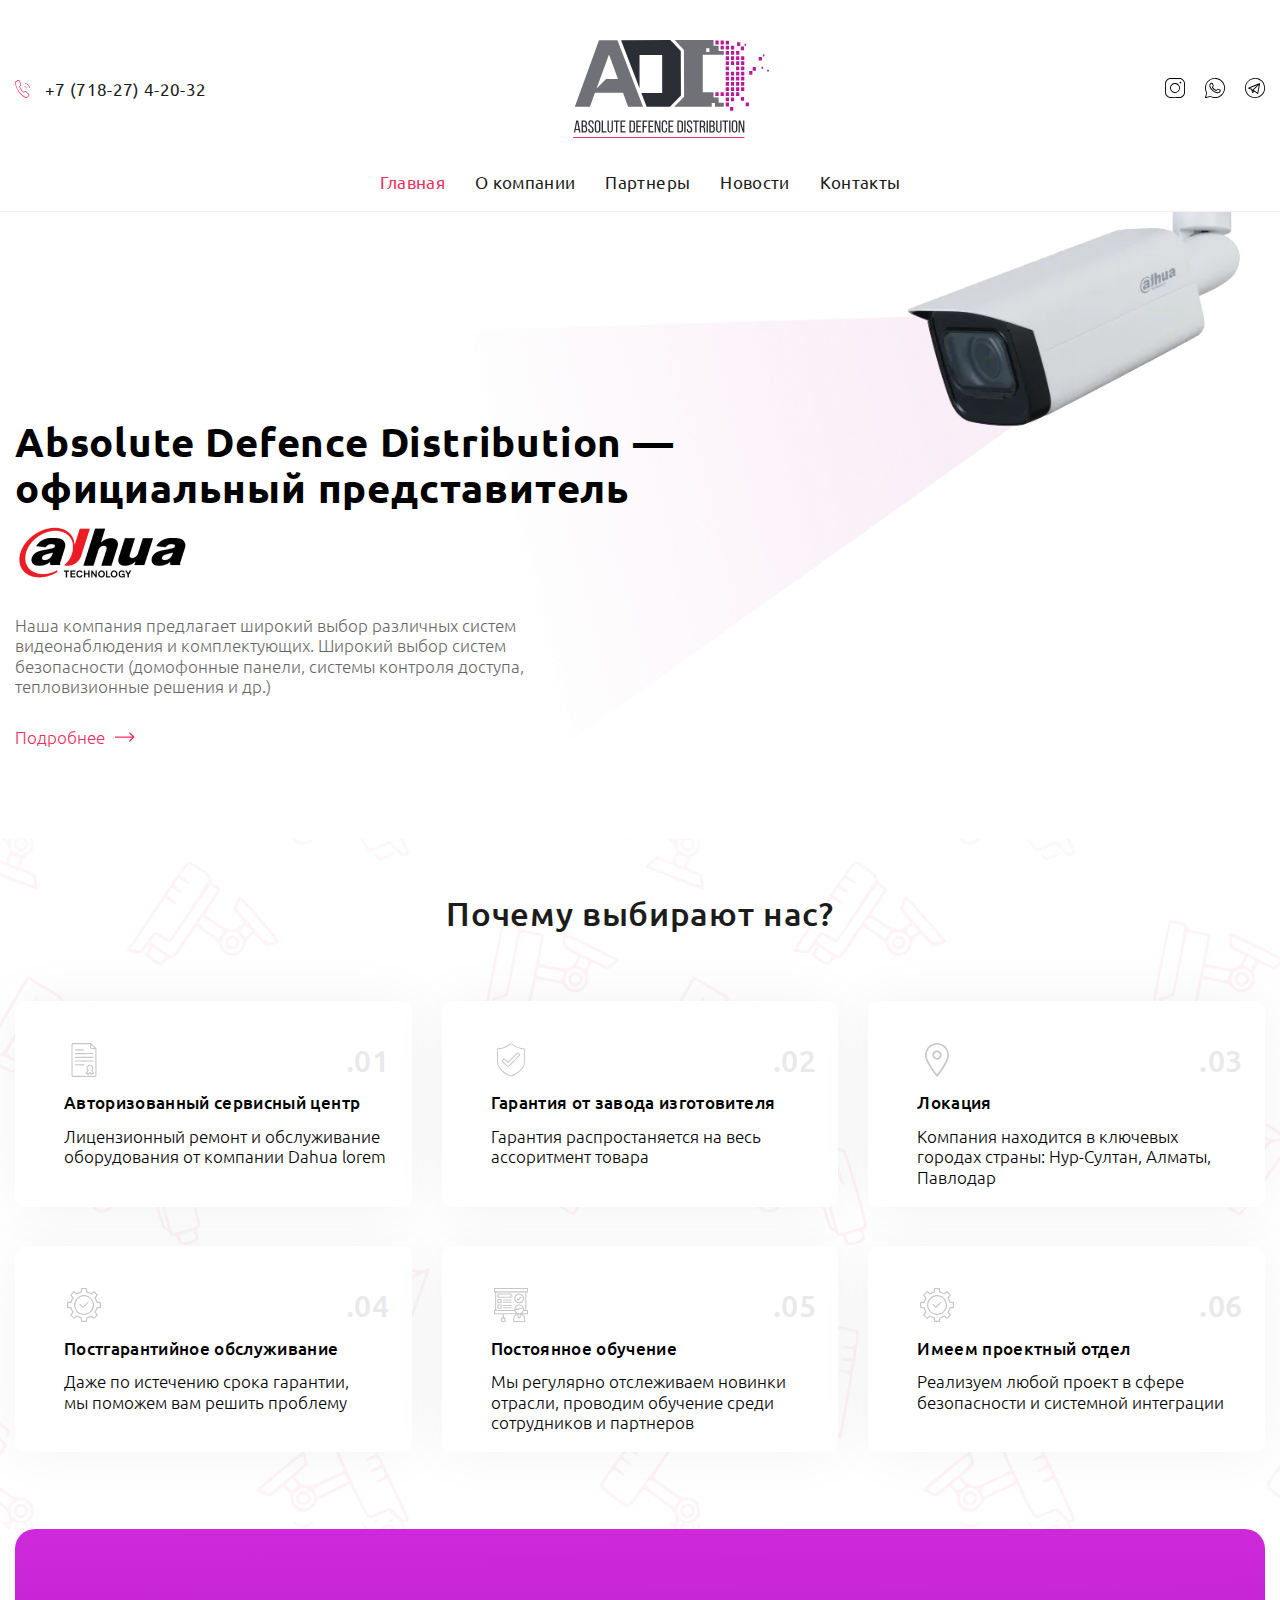
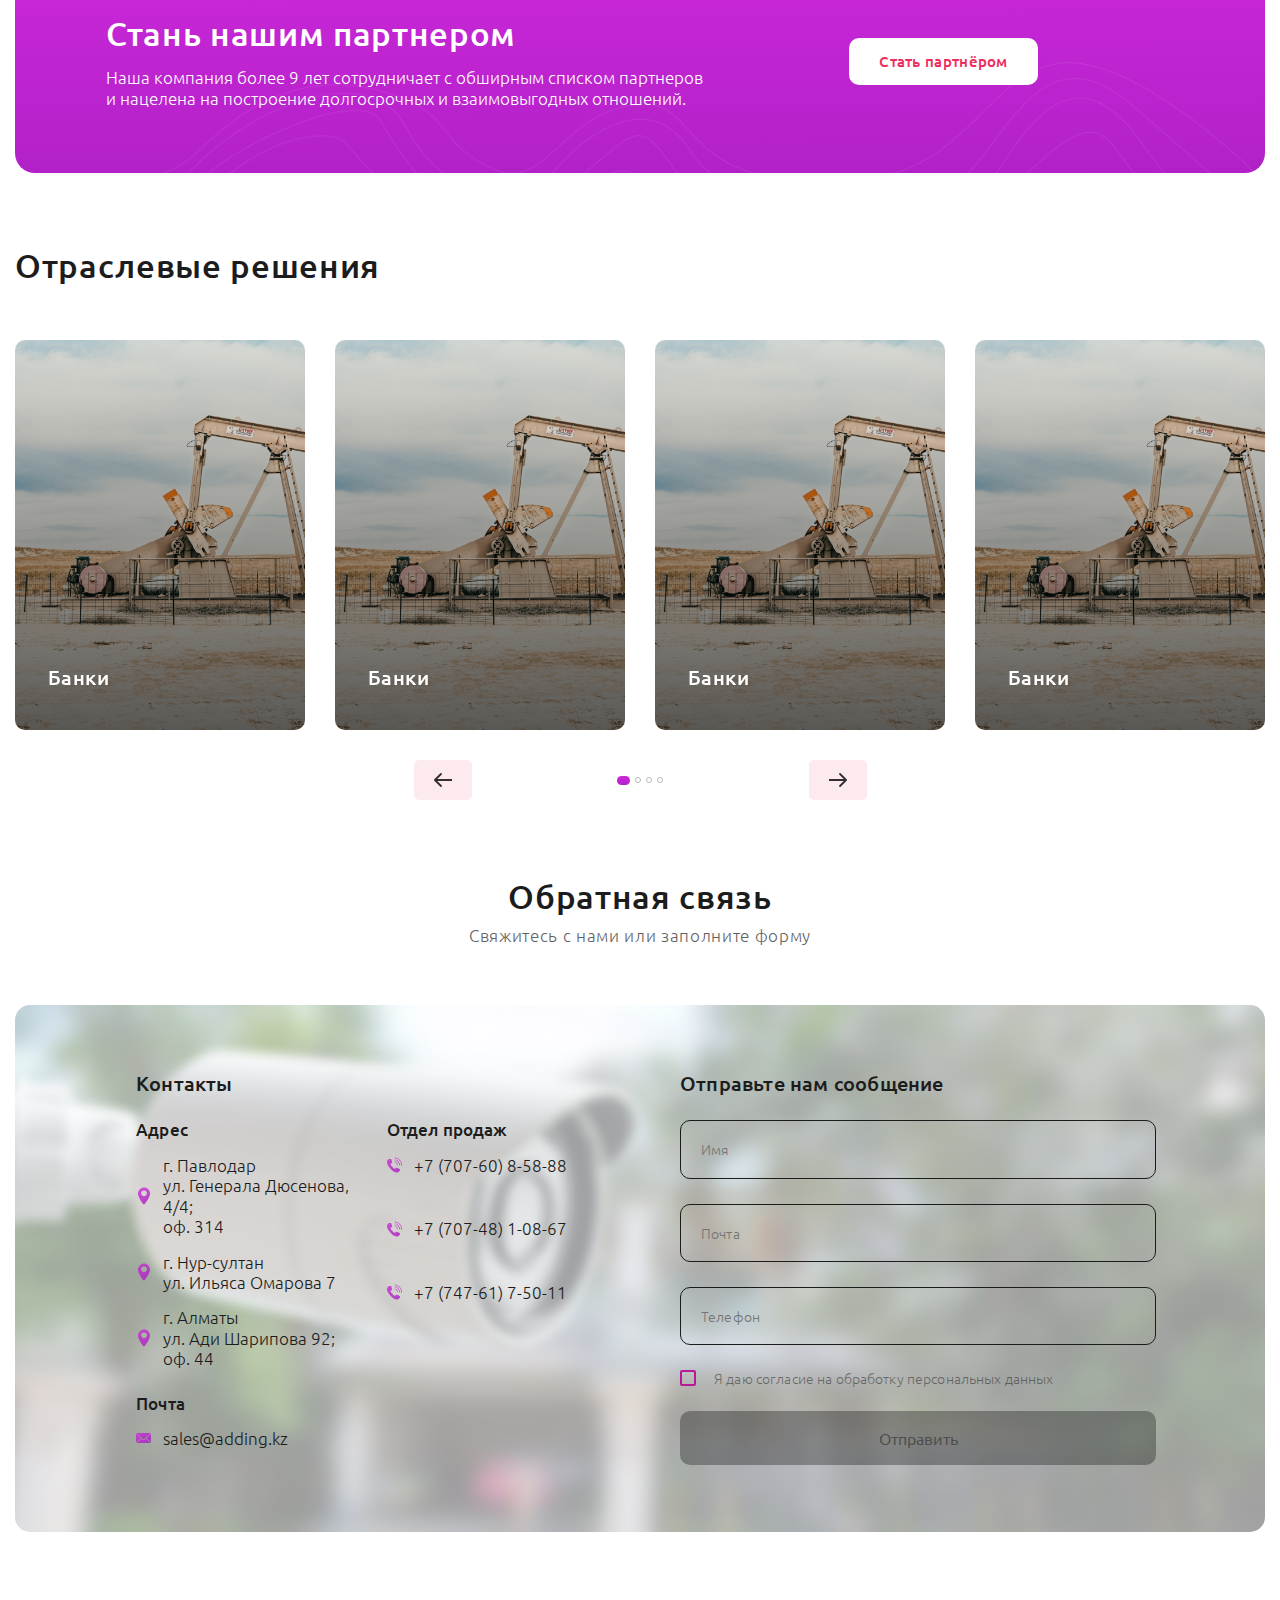
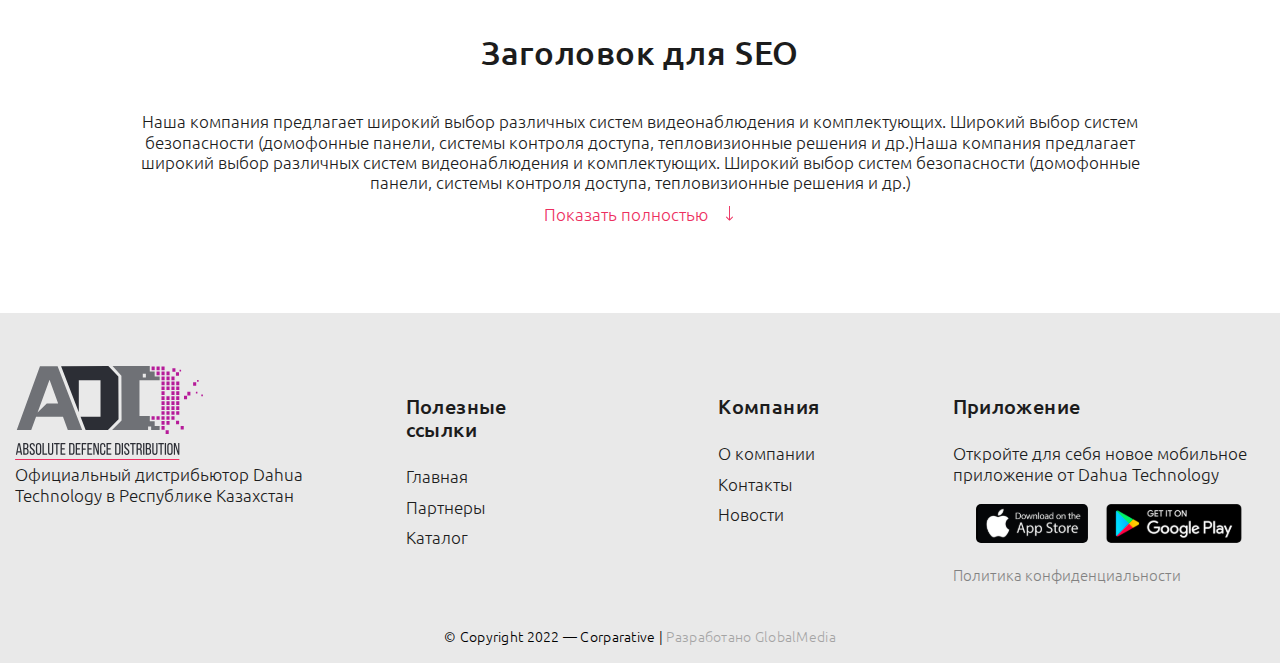
<file: index.html>
<!DOCTYPE html>
<html lang="ru" class="page">
  <head>
    <meta charset="UTF-8" />
    <meta name="viewport" content="width=device-width,initial-scale=1" />
    <link rel="shortcut icon" href="favicon.ico" type="image/x-icon" />
    <meta http-equiv="X-UA-Compatible" content="ie=edge" />
    <meta name="theme-color" content="#111111" />
    <title>Alhua techonology</title>
    <link
      rel="preload"
      href="fonts/Ubuntu-Light.woff2"
      as="font"
      type="font/woff2"
      crossorigin
    />
    <link
      rel="preload"
      href="fonts/Ubuntu-Regular.woff2"
      as="font"
      type="font/woff2"
      crossorigin
    />
    <link
      rel="preload"
      href="fonts/Ubuntu-Medium.woff2"
      as="font"
      type="font/woff2"
      crossorigin
    />
    <link
      rel="preload"
      href="fonts/Ubuntu-Bold.woff2"
      as="font"
      type="font/woff2"
      crossorigin
    />
    <script src="https://maps.api.2gis.ru/2.0/loader.js?pkg=full"></script>
    <link rel="stylesheet" href="css/vendor.css" />
    <link rel="stylesheet" href="css/main.css" />
    <script defer="defer" src="js/main.js"></script>
  </head>
  <body class="page__body">
    <div class="site-container">
      <header class="header">
        <div class="container">
          <div class="header__top top">
            <a href="#" class="top__number number"
              ><svg class="number__icon">
                <use xlink:href="img/sprite.svg#phone"></use>
              </svg>
              <div class="number__text">+7 (718-27) 4-20-32</div></a
            >
            <div class="top__logo logo">
              <img
                loading="lazy"
                src="img/svg/logo.svg"
                class="image"
                width="196"
                height="98"
                alt="логотип alhua distr"
              />
            </div>
            <div class="top__icon icon">
              <a href="#" class="icon__link"
                ><svg class="icon__insta">
                  <use xlink:href="img/sprite.svg#insta"></use>
                </svg> </a
              ><a href="#" class="icon__link"
                ><svg class="icon__whatsapp">
                  <use xlink:href="img/sprite.svg#whatsapp"></use>
                </svg> </a
              ><a href="#" class="icon__link"
                ><svg class="icon__teltgramm">
                  <use xlink:href="img/sprite.svg#teleg"></use></svg
              ></a>
            </div>
            <button
              class="burger"
              aria-label="Открыть меню"
              aria-expanded="false"
              data-burger
            >
              <span class="burger__line"></span>
            </button>
          </div>
          <div class="header__bottom bottom">
            <nav class="bottom__nav nav">
              <ul class="nav__list list-reset" data-menu>
                <li class="nav__item nav__item--logo logo">
                  <img
                    loading="lazy"
                    src="img/svg/logo.svg"
                    class="image"
                    width="196"
                    height="98"
                    alt="логотип alhua distr"
                  />
                </li>
                <li class="nav__item">
                  <a class="nav__link nav__link--active">Главная</a>
                </li>
                <li class="nav__item">
                  <a href="about-company.html" class="nav__link">О компании</a>
                </li>
                <li class="nav__item">
                  <a href="partners.html" class="nav__link">Партнеры</a>
                </li>
                <li class="nav__item">
                  <a href="news.html" class="nav__link">Новости</a>
                </li>
                <li class="nav__item">
                  <a href="communication.html" class="nav__link">Контакты</a>
                </li>
              </ul>
            </nav>
          </div>
        </div>
      </header>
      <main class="main">
        <section class="hero">
          <div class="container">
            <h1 class="hero__tittle">
              Absolute Defence Distribution — официальный представитель
            </h1>
            <img
              src="img/hero-logo.png"
              srcset="img/hero-logo_2x.png"
              alt="alhua technology"
              class="hero__logo"
            />
            <p class="hero__descr">
              Наша компания предлагает широкий выбор различных систем
              видеонаблюдения и комплектующих. Широкий выбор систем безопасности
              (домофонные панели, системы контроля доступа, тепловизионные
              решения и др.)
            </p>
            <a href="#" class="hero__link"
              >Подробнее
              <svg class="hero__arrow">
                <use xlink:href="img/sprite.svg#arrow-hero"></use>
              </svg> </a
            ><img
              src="img/camera.jpg"
              aria-hidden="true"
              width="848"
              height="589"
              class="hero__bg"
              alt=""
            />
          </div>
        </section>
        <section class="why">
          <div class="container">
            <h2 class="why__tittle tittle">Почему выбирают нас?</h2>
            <div class="why__grid grid-why">
              <div class="grid-why__item">
                <div class="grid-why__top">
                  <svg class="grid-why__icon">
                    <use xlink:href="img/sprite.svg#paper"></use>
                  </svg>
                  <span class="grid-why__number">.01</span>
                </div>
                <h3 class="grid-why__tittle">Авторизованный сервисный центр</h3>
                <p class="grid-why__descr">
                  Лицензионный ремонт и обслуживание оборудования от компании
                  Dahua lorem
                </p>
              </div>
              <div class="grid-why__item">
                <div class="grid-why__top">
                  <svg class="grid-why__icon">
                    <use xlink:href="img/sprite.svg#shield"></use>
                  </svg>
                  <span class="grid-why__number">.02</span>
                </div>
                <h3 class="grid-why__tittle">
                  Гарантия от завода изготовителя
                </h3>
                <p class="grid-why__descr">
                  Гарантия распростаняется на весь ассоритмент товара
                </p>
              </div>
              <div class="grid-why__item">
                <div class="grid-why__top">
                  <svg class="grid-why__icon">
                    <use xlink:href="img/sprite.svg#geas"></use>
                  </svg>
                  <span class="grid-why__number">.03</span>
                </div>
                <h3 class="grid-why__tittle">Локация</h3>
                <p class="grid-why__descr">
                  Компания находится в ключевых городах страны: Нур-Султан,
                  Алматы, Павлодар
                </p>
              </div>
              <div class="grid-why__item">
                <div class="grid-why__top">
                  <svg class="grid-why__icon">
                    <use xlink:href="img/sprite.svg#gear"></use>
                  </svg>
                  <span class="grid-why__number">.04</span>
                </div>
                <h3 class="grid-why__tittle">Постгарантийное обслуживание</h3>
                <p class="grid-why__descr">
                  Даже по истечению срока гарантии, мы поможем вам решить
                  проблему
                </p>
              </div>
              <div class="grid-why__item">
                <div class="grid-why__top">
                  <svg class="grid-why__icon">
                    <use xlink:href="img/sprite.svg#black-bor"></use>
                  </svg>
                  <span class="grid-why__number">.05</span>
                </div>
                <h3 class="grid-why__tittle">Постоянное обучение</h3>
                <p class="grid-why__descr">
                  Мы регулярно отслеживаем новинки отрасли, проводим обучение
                  среди сотрудников и партнеров
                </p>
              </div>
              <div class="grid-why__item">
                <div class="grid-why__top">
                  <svg class="grid-why__icon">
                    <use xlink:href="img/sprite.svg#gear"></use>
                  </svg>
                  <span class="grid-why__number">.06</span>
                </div>
                <h3 class="grid-why__tittle">Имеем проектный отдел</h3>
                <p class="grid-why__descr">
                  Реализуем любой проект в сфере безопасности и системной
                  интеграции
                </p>
              </div>
            </div>
          </div>
        </section>
        <section class="banner">
          <div class="container">
            <div class="banner__content">
              <div class="banner__text">
                <h2 class="banner__tittle tittle">Стань нашим партнером</h2>
                <p class="banner__decr">
                  Наша компания более 9 лет сотрудничает с обширным списком
                  партнеров и нацелена на построение долгосрочных
                  и взаимовыгодных отношений.
                </p>
              </div>
              <div class="banner__btn">
                <a href="#" class="banner__link">Стать партнёром</a>
              </div>
              <img src="img/banner.png" class="banner__bg" />
            </div>
          </div>
        </section>
        <section class="solutions">
          <div class="container">
            <h2 class="solutions__tittle tittle">Отраслевые решения</h2>
            <div class="swiper">
              <div class="swiper-wrapper">
                <div
                  class="swiper-slide solutions__slide slide-solution"
                  style="background-image: url(img/solutions/кран_2x.png)"
                >
                  <div class="slide-solution__content">
                    <div class="slide-solution__tittle">Банки</div>
                    <div class="slide-solution__text">
                      <p class="slide-solution__descr">
                        Видеонаблюдение для банков сегодня внедряется не только
                        для решения вопросов безопасности, но и в качестве
                        полезных бизнес-инструментов. В финансовых и кредитных
                        учреждениях камеры видеонаблюдения монтируют буквально
                        во всех зонах: около банкоматов, касс.
                      </p>
                      <a href="#" class="solutions__link"
                        >Подробнее
                        <svg class="solutions__svg">
                          <use
                            xlink:href="img/sprite.svg#arrow-solutions"
                          ></use></svg
                      ></a>
                    </div>
                  </div>
                </div>
                <div
                  class="swiper-slide solutions__slide slide-solution"
                  style="background-image: url(img/solutions/кран_2x.png)"
                >
                  <div class="slide-solution__content">
                    <div class="slide-solution__tittle">Банки</div>
                    <div class="slide-solution__text">
                      <p class="slide-solution__descr">
                        Видеонаблюдение для банков сегодня внедряется не только
                        для решения вопросов безопасности, но и в качестве
                        полезных бизнес-инструментов. В финансовых и кредитных
                        учреждениях камеры видеонаблюдения монтируют буквально
                        во всех зонах: около банкоматов, касс.
                      </p>
                      <a href="#" class="solutions__link"
                        >Подробнее
                        <svg class="solutions__svg">
                          <use
                            xlink:href="img/sprite.svg#arrow-solutions"
                          ></use></svg
                      ></a>
                    </div>
                  </div>
                </div>
                <div
                  class="swiper-slide solutions__slide slide-solution"
                  style="background-image: url(img/solutions/кран_2x.png)"
                >
                  <div class="slide-solution__content">
                    <div class="slide-solution__tittle">Банки</div>
                    <div class="slide-solution__text">
                      <p class="slide-solution__descr">
                        Видеонаблюдение для банков сегодня внедряется не только
                        для решения вопросов безопасности, но и в качестве
                        полезных бизнес-инструментов. В финансовых и кредитных
                        учреждениях камеры видеонаблюдения монтируют буквально
                        во всех зонах: около банкоматов, касс.
                      </p>
                      <a href="#" class="solutions__link"
                        >Подробнее
                        <svg class="solutions__svg">
                          <use
                            xlink:href="img/sprite.svg#arrow-solutions"
                          ></use></svg
                      ></a>
                    </div>
                  </div>
                </div>
                <div
                  class="swiper-slide solutions__slide slide-solution"
                  style="background-image: url(img/solutions/кран_2x.png)"
                >
                  <div class="slide-solution__content">
                    <div class="slide-solution__tittle">Банки</div>
                    <div class="slide-solution__text">
                      <p class="slide-solution__descr">
                        Видеонаблюдение для банков сегодня внедряется не только
                        для решения вопросов безопасности, но и в качестве
                        полезных бизнес-инструментов. В финансовых и кредитных
                        учреждениях камеры видеонаблюдения монтируют буквально
                        во всех зонах: около банкоматов, касс.
                      </p>
                      <a href="#" class="solutions__link"
                        >Подробнее
                        <svg class="solutions__svg">
                          <use
                            xlink:href="img/sprite.svg#arrow-solutions"
                          ></use></svg
                      ></a>
                    </div>
                  </div>
                </div>
              </div>
            </div>
            <div class="solutions__swiper-nav">
              <div class="solutions__arrow-left">
                <svg class="">
                  <use xlink:href="img/sprite.svg#swiper-arrow"></use>
                </svg>
              </div>
              <div class="solutions__paggination"></div>
              <div class="solutions__arrow-right">
                <svg class="">
                  <use xlink:href="img/sprite.svg#swiper-arrow"></use>
                </svg>
              </div>
            </div>
          </div>
        </section>
        <section class="connection">
          <div class="container">
            <h2 class="connection__tittle tittle">
              Обратная связь
              <span class="tittle__subtittle connection__subtittle"
                >Свяжитесь с нами или заполните форму</span
              >
            </h2>
            <div
              class="connection__content content"
              style="background-image: url(img/connection/Фон.png)"
            >
              <div class="content__column">
                <h3 class="content__name">Контакты</h3>
                <div class="content__contacts contacts">
                  <div class="contacts__column">
                    <h4 class="contacts__name">Адрес</h4>
                    <ul
                      class="contacts__list contacts__list--adress list-reset"
                    >
                      <li class="contacts__item contacts__item--adress">
                        г. Павлодар<br />ул. Генерала Дюсенова, 4/4;<br />оф. 314
                      </li>
                      <li class="contacts__item contacts__item--adress">
                        г. Нур-султан<br />ул. Ильяса Омарова 7
                      </li>
                      <li class="contacts__item contacts__item--adress">
                        г. Алматы<br />ул. Ади Шарипова 92; оф. 44
                      </li>
                    </ul>
                  </div>
                  <div class="contacts__column">
                    <h4 class="contacts__name">Отдел продаж</h4>
                    <ul
                      class="contacts__list contacts__list--departments list-reset"
                    >
                      <li class="contacts__item contacts__item--departments">
                        +7 (707-60) 8-58-88
                      </li>
                      <li class="contacts__item contacts__item--departments">
                        +7 (707-48) 1-08-67
                      </li>
                      <li class="contacts__item contacts__item--departments">
                        +7 (747-61) 7-50-11
                      </li>
                    </ul>
                  </div>
                  <div class="contacts__column">
                    <h4 class="contacts__name">Почта</h4>
                    <div class="contacts__item contacts__item--mail">
                      sales@adding.kz
                    </div>
                  </div>
                </div>
              </div>
              <div class="content__column">
                <h3 class="content__name">Отправьте нам сообщение</h3>
                <form action="#" class="content__form form">
                  <input
                    type="text"
                    name="имя"
                    class="form__input form__input--text"
                    value=""
                    placeholder="Имя"
                  />
                  <input
                    type="email"
                    name="почта"
                    class="form__input form__input--mail"
                    data-validate-field="email"
                    value=""
                    placeholder="Почта"
                  />
                  <input
                    type="tel"
                    name="телефон"
                    class="form__input form__input--tel"
                    data-validate-field="tel"
                    value=""
                    placeholder="Телефон"
                  />
                  <label class="form__input chek"
                    ><input
                      id="checkbox"
                      type="checkbox"
                      class="chek__input chek__input--checkbox"
                    />
                    <span class="chek__name"
                      >Я даю согласие на обработку персональных данных</span
                    ></label
                  >
                  <button
                    type="submit"
                    disabled="disabled"
                    class="form__button form__button--submit"
                  >
                    Отправить
                  </button>
                </form>
              </div>
            </div>
          </div>
        </section>
        <section class="seo">
          <div class="container">
            <h2 class="seo__tittle tittle">Заголовок для SEO</h2>
            <p class="seo__descr">
              Наша компания предлагает широкий выбор различных систем
              видеонаблюдения и комплектующих. Широкий выбор систем безопасности
              (домофонные панели, системы контроля доступа, тепловизионные
              решения и др.)Наша компания предлагает широкий выбор различных
              систем видеонаблюдения и комплектующих. Широкий выбор систем
              безопасности (домофонные панели, системы контроля доступа,
              тепловизионные решения и др.)
            </p>
            <button type="button" class="seo__button">
              Показать полностью
              <svg class="seo__arrow">
                <use xlink:href="img/sprite.svg#arrow-hero"></use>
              </svg>
            </button>
          </div>
        </section>
      </main>
      <footer class="footer">
        <div class="container">
          <div class="footer__top">
            <div class="footer__column footer__column--logo">
              <div class="footer__logo logo">
                <img
                  loading="lazy"
                  src="img/svg/logo.svg"
                  class="image"
                  width="188"
                  height="93"
                  alt="логотип alhua distribution"
                />
              </div>
              <div class="footer__text">
                Официальный дистрибьютор Dahua Technology в Республике Казахстан
              </div>
            </div>
            <div class="footer__row">
              <div class="footer__column footer__column--link">
                <h3 class="footer__name">Полезные ссылки</h3>
                <ul class="footer__list list-reset">
                  <li class="footer__item">
                    <a href="" class="footer__link">Главная</a>
                  </li>
                  <li class="footer__item">
                    <a href="" class="footer__link">Партнеры</a>
                  </li>
                  <li class="footer__item">
                    <a href="" class="footer__link">Каталог</a>
                  </li>
                </ul>
              </div>
              <div class="footer__column footer__column--company">
                <h3 class="footer__name">Компания</h3>
                <ul class="footer__list list-reset">
                  <li class="footer__item">
                    <a href="" class="footer__link">О компании</a>
                  </li>
                  <li class="footer__item">
                    <a href="" class="footer__link">Контакты</a>
                  </li>
                  <li class="footer__item">
                    <a href="" class="footer__link">Новости</a>
                  </li>
                </ul>
              </div>
            </div>
            <div class="footer__column footer__column--app">
              <h3 class="footer__name">Приложение</h3>
              <div class="footer__text">
                Откройте для себя новое мобильное приложение от Dahua Technology
              </div>
              <div class="footer__apps">
                <a href="#" class="footer__link footer__link--app"
                  ><img
                    loading="lazy"
                    src="img/footer/appstore.svg"
                    width="112"
                    height="39"
                    alt="ссылка на приложение в appstore" /></a
                ><a href="#" class="footer__link footer__link--app"
                  ><img
                    loading="lazy"
                    src="img/footer/googleplay.svg"
                    width="137"
                    height="39"
                    alt="ссылка на приложение в googleplay"
                /></a>
              </div>
              <a href="" class="footer__link footer__link--politik"
                >Политика конфиденциальности</a
              >
            </div>
          </div>
          <div class="footer__copyright">
            © Copyright 2022 — Corparative |
            <span class="footer__copyright footer__copyright--grey"
              >Разработано GlobalMedia</span
            >
          </div>
        </div>
      </footer>
    </div>
  </body>
</html>
</file>
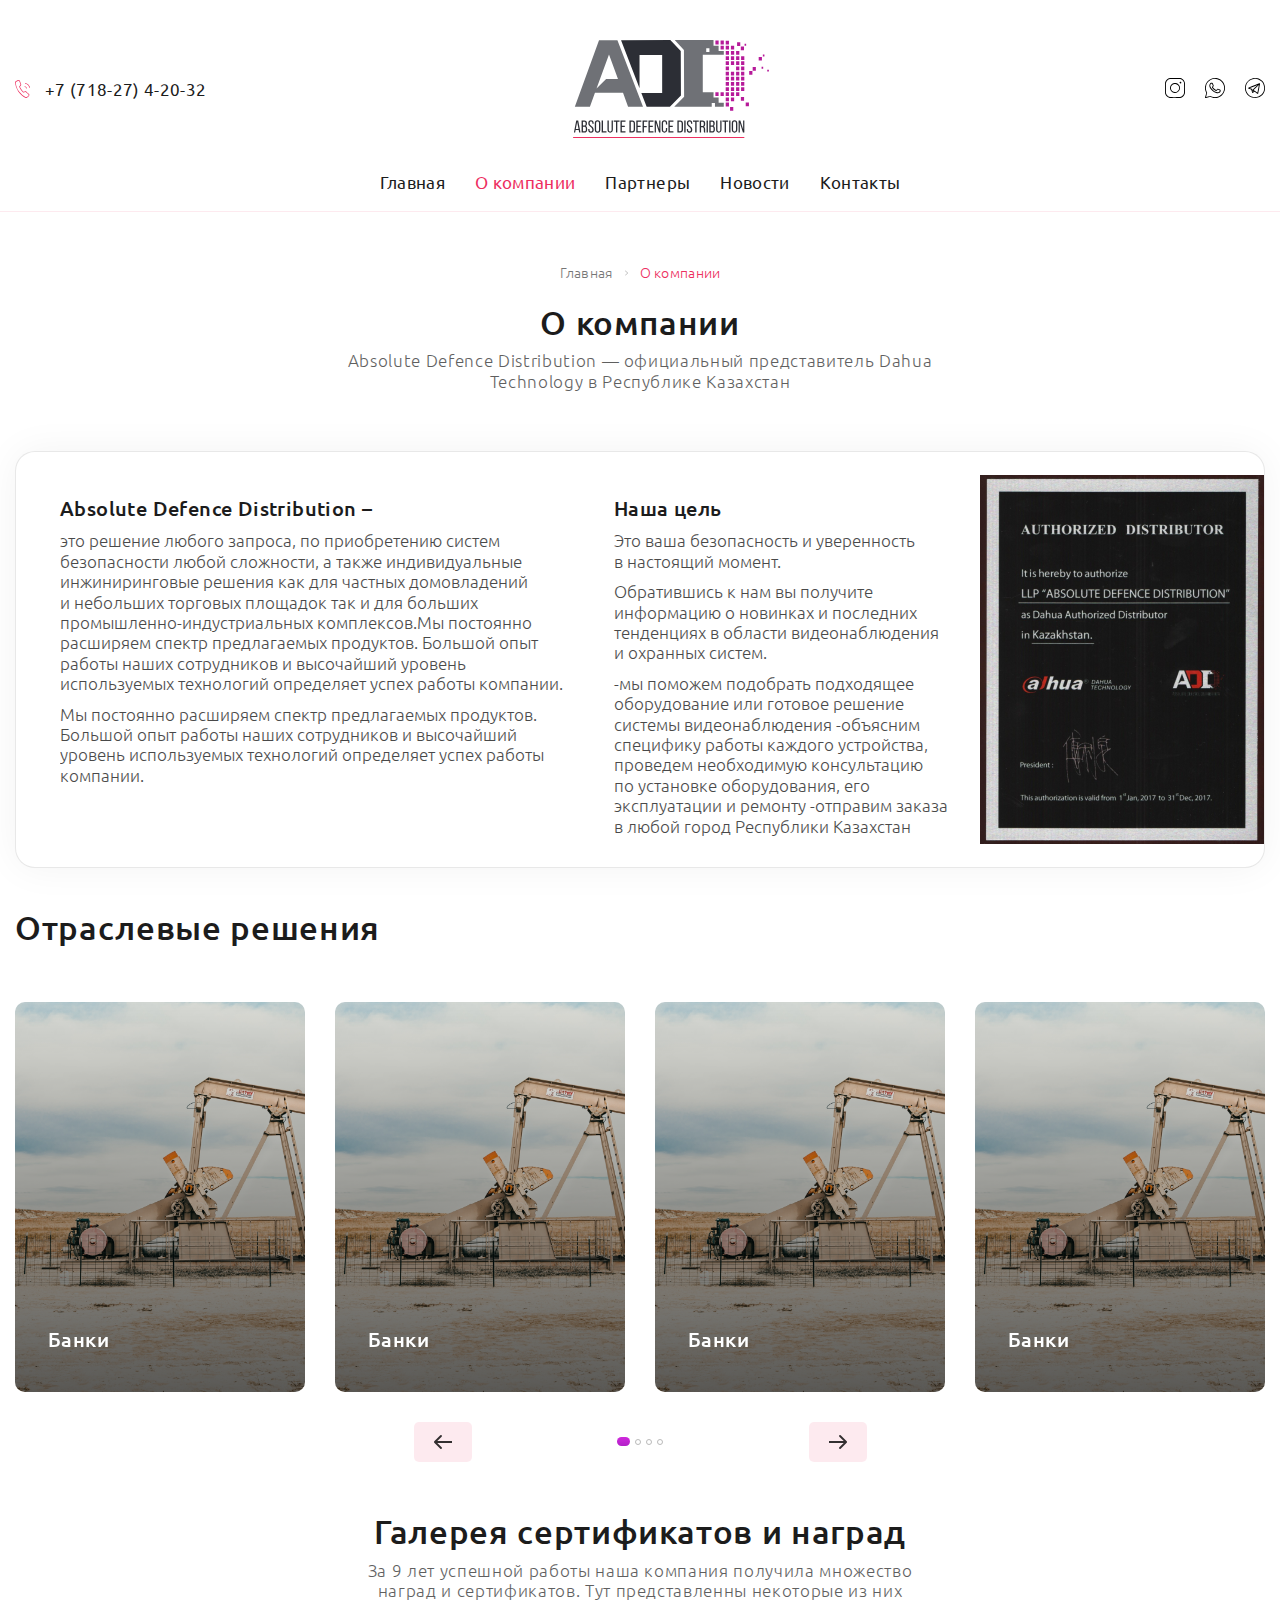
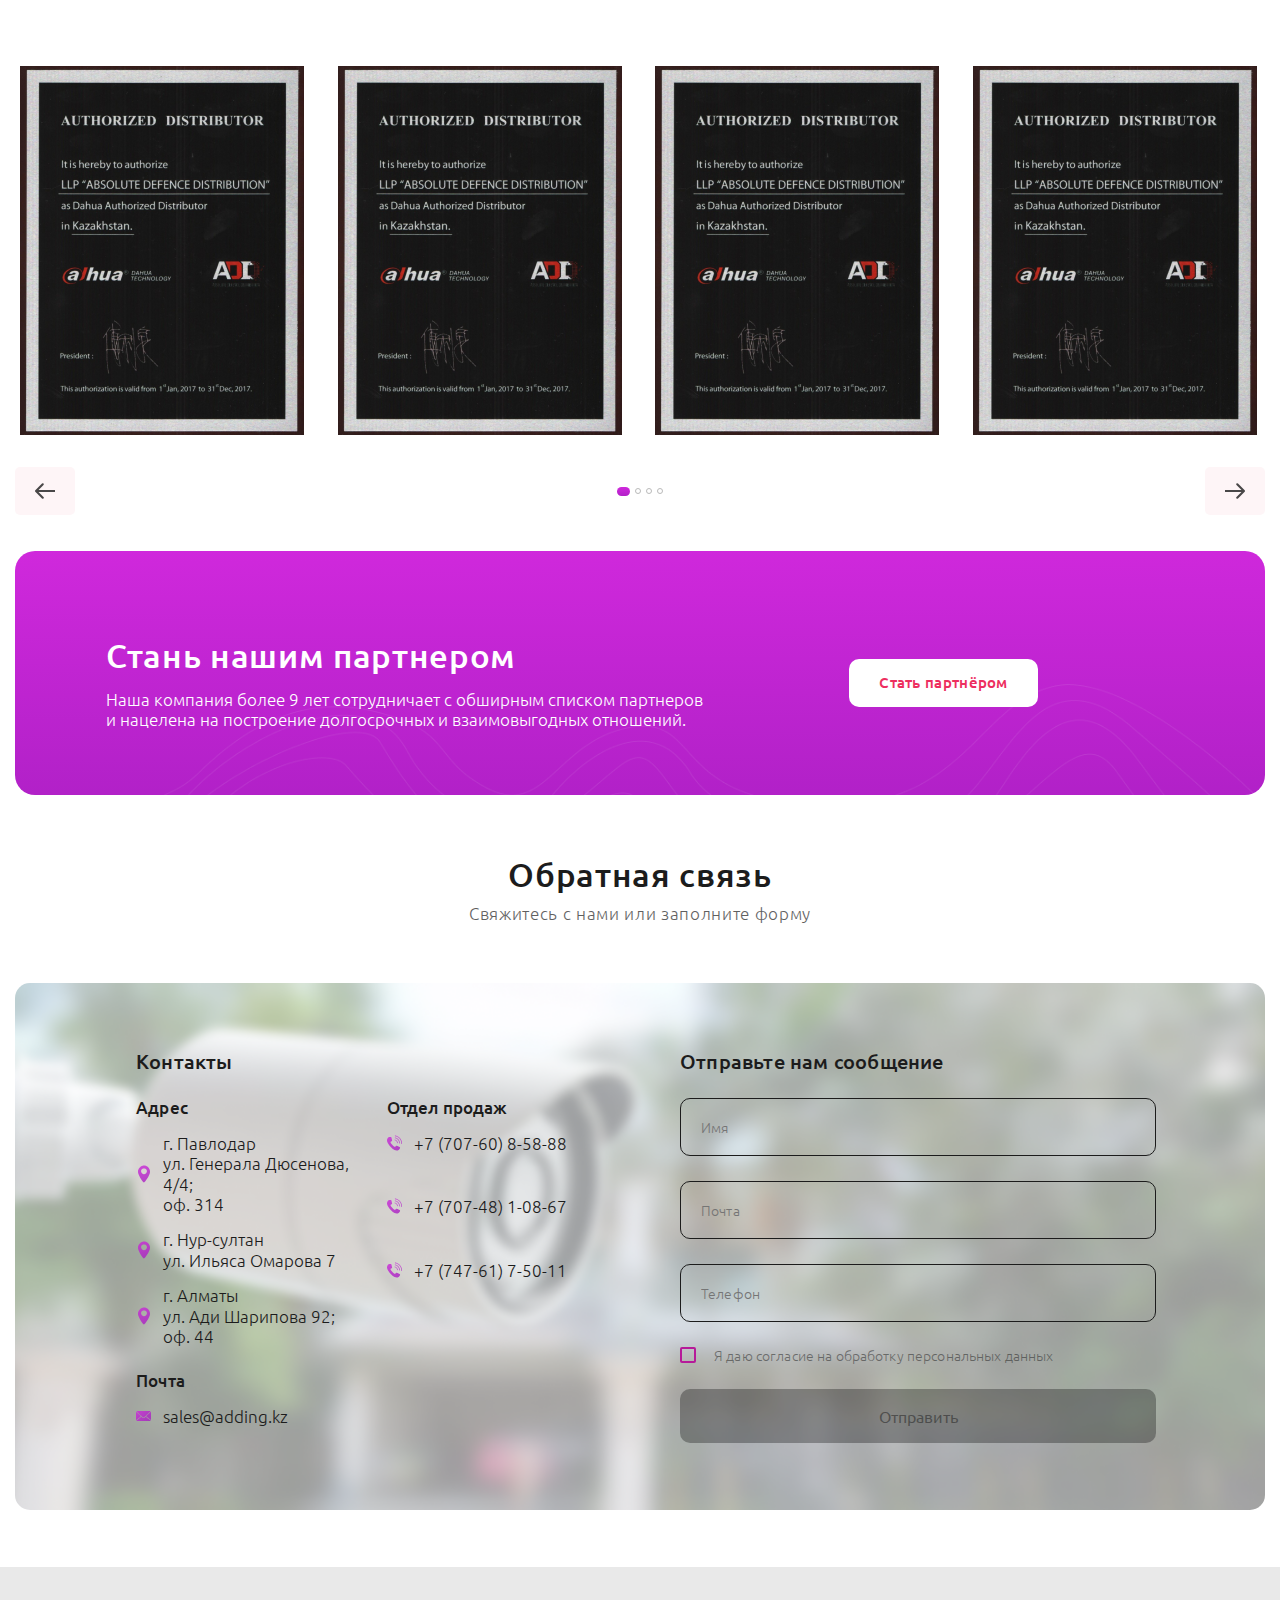
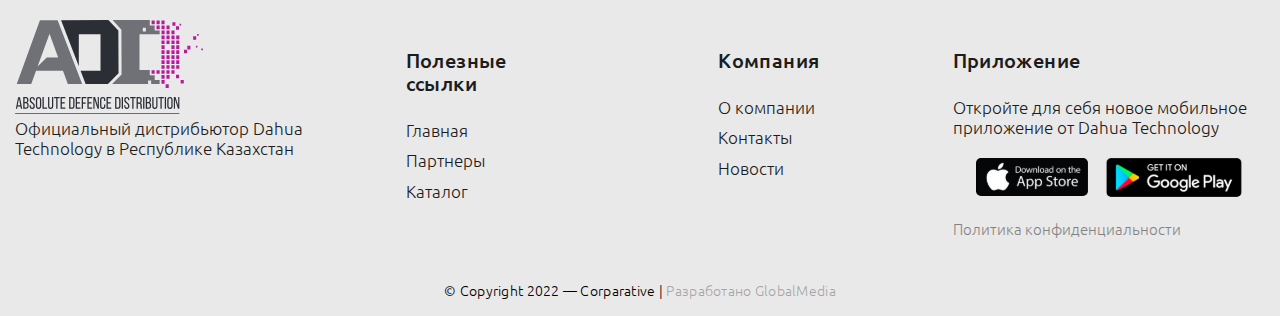
<file: about-company.html>
<!DOCTYPE html><html lang="ru" class="page"><head><meta charset="UTF-8"><meta name="viewport" content="width=device-width,initial-scale=1"><link rel="shortcut icon" href="favicon.ico" type="image/x-icon"><meta http-equiv="X-UA-Compatible" content="ie=edge"><meta name="theme-color" content="#111111"><title>Alhua techonology</title><link rel="preload" href="fonts/Ubuntu-Light.woff2" as="font" type="font/woff2" crossorigin><link rel="preload" href="fonts/Ubuntu-Regular.woff2" as="font" type="font/woff2" crossorigin><link rel="preload" href="fonts/Ubuntu-Medium.woff2" as="font" type="font/woff2" crossorigin><link rel="preload" href="fonts/Ubuntu-Bold.woff2" as="font" type="font/woff2" crossorigin><script src="https://maps.api.2gis.ru/2.0/loader.js?pkg=full"></script><link rel="stylesheet" href="css/vendor.css"><link rel="stylesheet" href="css/main.css"><script defer="defer" src="js/main.js"></script></head><body class="page__body"><div class="site-container"><header class="header"><div class="container"><div class="header__top top"><a href="#" class="top__number number"><svg class="number__icon"><use xlink:href="img/sprite.svg#phone"></use></svg><div class="number__text">+7 (718-27) 4-20-32</div></a><a href="/index.html" class="top__logo logo"><img loading="lazy" src="img/svg/logo.svg" class="image" width="196" height="98" alt="логотип alhua distr"></a><div class="top__icon icon"><a href="#" class="icon__link"><svg class="icon__insta"><use xlink:href="img/sprite.svg#insta"></use></svg> </a><a href="#" class="icon__link"><svg class="icon__whatsapp"><use xlink:href="img/sprite.svg#whatsapp"></use></svg> </a><a href="#" class="icon__link"><svg class="icon__teltgramm"><use xlink:href="img/sprite.svg#teleg"></use></svg></a></div><button class="burger" aria-label="Открыть меню" aria-expanded="false" data-burger><span class="burger__line"></span></button></div><div class="header__bottom bottom"><nav class="bottom__nav nav"><ul class="nav__list list-reset" data-menu><li class="nav__item nav__item--logo logo"><img loading="lazy" src="img/svg/logo.svg" class="image" width="196" height="98" alt="логотип alhua distr"></li><li class="nav__item"><a href="index.html" class="nav__link">Главная</a></li><li class="nav__item"><a class="nav__link nav__link--active">О компании</a></li><li class="nav__item"><a href="partners.html" class="nav__link">Партнеры</a></li><li class="nav__item"><a href="news.html" class="nav__link">Новости</a></li><li class="nav__item"><a href="communication.html" class="nav__link">Контакты</a></li></ul></nav></div></div></header><main class="main"><div class="src"><a href="index.html" class="src__link src__link--unactive">Главная</a> <span class="src__link src__link--active">О компании</span></div><section class="about"><div class="about__container container"><h1 class="visually-hidden">Страница о компании Alhua Distributoin</h1><h2 class="about__tittle tittle">О компании <span class="tittle__subtittle about__subtittle">Absolute Defence Distribution — официальный представитель Dahua Technology в Республике Казахстан</span></h2><div class="about__main"><div class="about__content content-about"><div class="content-about__column"><h2 class="content-about__name">Absolute Defence Distribution –</h2><p class="content-about__descr">это решение любого запроса, по приобретению систем безопасности любой сложности, а также индивидуальные инжиниринговые решения как для частных домовладений и небольших торговых площадок так и для больших промышленно-индустриальных комплексов.Мы постоянно расширяем спектр предлагаемых продуктов. Большой опыт работы наших сотрудников и высочайший уровень используемых технологий определяет успех работы компании.</p><p class="content-about__descr">Мы постоянно расширяем спектр предлагаемых продуктов. Большой опыт работы наших сотрудников и высочайший уровень используемых технологий определяет успех работы компании.</p></div><div class="content-about__column"><h2 class="content-about__name">Наша цель</h2><p class="content-about__descr">Это ваша безопасность и уверенность в настоящий момент.</p><p class="content-about__descr">Обратившись к нам вы получите информацию о новинках и последних тенденциях в области видеонаблюдения и охранных систем.</p><p class="content-about__descr">-мы поможем подобрать подходящее оборудование или готовое решение системы видеонаблюдения -объясним специфику работы каждого устройства, проведем необходимую консультацию по установке оборудования, его эксплуатации и ремонту -отправим заказа в любой город Республики Казахстан</p></div></div><img class="about__sert-img" src="img/sertificate/1.png" alt="Сертификат alhua Distribution"></div></div></section><section class="solutions"><div class="container"><h2 class="solutions__tittle tittle">Отраслевые решения</h2><div class="swiper"><div class="swiper-wrapper"><div class="swiper-slide solutions__slide slide-solution" style="background-image: url(img/solutions/кран_2x.png);"><div class="slide-solution__content"><div class="slide-solution__tittle">Банки</div><div class="slide-solution__text"><p class="slide-solution__descr">Видеонаблюдение для банков сегодня внедряется не только для решения вопросов безопасности, но и в качестве полезных бизнес-инструментов. В финансовых и кредитных учреждениях камеры видеонаблюдения монтируют буквально во всех зонах: около банкоматов, касс.</p><a href="#" class="solutions__link">Подробнее <svg class="solutions__svg"><use xlink:href="img/sprite.svg#arrow-solutions"></use></svg></a></div></div></div><div class="swiper-slide solutions__slide slide-solution" style="background-image: url(img/solutions/кран_2x.png);"><div class="slide-solution__content"><div class="slide-solution__tittle">Банки</div><div class="slide-solution__text"><p class="slide-solution__descr">Видеонаблюдение для банков сегодня внедряется не только для решения вопросов безопасности, но и в качестве полезных бизнес-инструментов. В финансовых и кредитных учреждениях камеры видеонаблюдения монтируют буквально во всех зонах: около банкоматов, касс.</p><a href="#" class="solutions__link">Подробнее <svg class="solutions__svg"><use xlink:href="img/sprite.svg#arrow-solutions"></use></svg></a></div></div></div><div class="swiper-slide solutions__slide slide-solution" style="background-image: url(img/solutions/кран_2x.png);"><div class="slide-solution__content"><div class="slide-solution__tittle">Банки</div><div class="slide-solution__text"><p class="slide-solution__descr">Видеонаблюдение для банков сегодня внедряется не только для решения вопросов безопасности, но и в качестве полезных бизнес-инструментов. В финансовых и кредитных учреждениях камеры видеонаблюдения монтируют буквально во всех зонах: около банкоматов, касс.</p><a href="#" class="solutions__link">Подробнее <svg class="solutions__svg"><use xlink:href="img/sprite.svg#arrow-solutions"></use></svg></a></div></div></div><div class="swiper-slide solutions__slide slide-solution" style="background-image: url(img/solutions/кран_2x.png);"><div class="slide-solution__content"><div class="slide-solution__tittle">Банки</div><div class="slide-solution__text"><p class="slide-solution__descr">Видеонаблюдение для банков сегодня внедряется не только для решения вопросов безопасности, но и в качестве полезных бизнес-инструментов. В финансовых и кредитных учреждениях камеры видеонаблюдения монтируют буквально во всех зонах: около банкоматов, касс.</p><a href="#" class="solutions__link">Подробнее <svg class="solutions__svg"><use xlink:href="img/sprite.svg#arrow-solutions"></use></svg></a></div></div></div></div></div><div class="solutions__swiper-nav"><div class="solutions__arrow-left"><svg class=""><use xlink:href="img/sprite.svg#swiper-arrow"></use></svg></div><div class="solutions__paggination"></div><div class="solutions__arrow-right"><svg class=""><use xlink:href="img/sprite.svg#swiper-arrow"></use></svg></div></div></div></section><section class="serfication"><div class="container"><h2 class="serfication__tittle tittle">Галерея сертификатов и наград <span class="tittle__subtittle serfication__subtittle">За 9 лет успешной работы наша компания получила множество наград и сертификатов. Тут представленны некоторые из них</span></h2><div class="serfication__swiper"><div class="swiper-wrapper serfication__wrapper"><div class="swiper-slide serfication__slide"><a class="serfication__gallery" data-fslightbox="gallery" href="img/sertificate/1.png"><img src="img/sertificate/1.png" alt="Сертифика Alhua Distribution"></a></div><div class="swiper-slide serfication__slide"><a class="serfication__gallery" data-fslightbox="gallery" href="img/sertificate/1.png"><img src="img/sertificate/1.png" alt="Сертифика Alhua Distribution"></a></div><div class="swiper-slide serfication__slide"><a class="serfication__gallery" data-fslightbox="gallery" href="img/sertificate/1.png"><img src="img/sertificate/1.png" alt="Сертифика Alhua Distribution"></a></div><div class="swiper-slide serfication__slide"><a class="serfication__gallery" data-fslightbox="gallery" href="img/sertificate/1.png"><img src="img/sertificate/1.png" alt="Сертифика Alhua Distribution"></a></div><div class="swiper-slide serfication__slide"><a class="serfication__gallery" data-fslightbox="gallery" href="img/sertificate/1.png"><img src="img/sertificate/1.png" alt="Сертифика Alhua Distribution"></a></div><div class="swiper-slide serfication__slide"><a class="serfication__gallery" data-fslightbox="gallery" href="img/sertificate/1.png"><img src="img/sertificate/1.png" alt="Сертифика Alhua Distribution"></a></div><div class="swiper-slide serfication__slide"><a class="serfication__gallery" data-fslightbox="gallery" href="img/sertificate/1.png"><img src="img/sertificate/1.png" alt="Сертифика Alhua Distribution"></a></div></div></div><div class="serfication__swiper-nav"><div class="serfication__arrow-left"><svg class="serfication__arrow serfication__arrow--left"><use xlink:href="img/sprite.svg#swiper-arrow"></use></svg></div><div class="serfication__paggination"></div><div class="serfication__arrow-right"><svg class="serfication__arrow serfication__arrow--right"><use xlink:href="img/sprite.svg#swiper-arrow"></use></svg></div></div></div></section><section class="banner"><div class="container"><div class="banner__content"><div class="banner__text"><h2 class="banner__tittle tittle">Стань нашим партнером</h2><p class="banner__decr">Наша компания более 9 лет сотрудничает с обширным списком партнеров и нацелена на построение долгосрочных и взаимовыгодных отношений.</p></div><div class="banner__btn"><a href="#" class="banner__link">Стать партнёром</a></div><img src="img/banner.png" class="banner__bg"></div></div></section><section class="connection"><div class="container"><h2 class="connection__tittle tittle">Обратная связь <span class="tittle__subtittle connection__subtittle">Свяжитесь с нами или заполните форму</span></h2><div class="connection__content content" style="background-image: url(img/connection/Фон.png);"><div class="content__column"><h3 class="content__name">Контакты</h3><div class="content__contacts contacts"><div class="contacts__column"><h4 class="contacts__name">Адрес</h4><ul class="contacts__list contacts__list--adress list-reset"><li class="contacts__item contacts__item--adress">г. Павлодар<br>ул. Генерала Дюсенова, 4/4;<br>оф. 314</li><li class="contacts__item contacts__item--adress">г. Нур-султан<br>ул. Ильяса Омарова 7</li><li class="contacts__item contacts__item--adress">г. Алматы<br>ул. Ади Шарипова 92; оф. 44</li></ul></div><div class="contacts__column"><h4 class="contacts__name">Отдел продаж</h4><ul class="contacts__list contacts__list--departments list-reset"><li class="contacts__item contacts__item--departments">+7 (707-60) 8-58-88</li><li class="contacts__item contacts__item--departments">+7 (707-48) 1-08-67</li><li class="contacts__item contacts__item--departments">+7 (747-61) 7-50-11</li></ul></div><div class="contacts__column"><h4 class="contacts__name">Почта</h4><div class="contacts__item contacts__item--mail">sales@adding.kz</div></div></div></div><div class="content__column"><h3 class="content__name">Отправьте нам сообщение</h3><form action="#" class="content__form form"><input type="text" name="имя" class="form__input form__input--text" value="" placeholder="Имя"> <input type="email" name="почта" class="form__input form__input--mail" data-validate-field="email" value="" placeholder="Почта"> <input type="tel" name="телефон" class="form__input form__input--tel" data-validate-field="tel" value="" placeholder="Телефон"> <label class="form__input chek"><input id="checkbox" type="checkbox" class="chek__input chek__input--checkbox"> <span class="chek__name">Я даю согласие на обработку персональных данных</span></label> <button type="submit" disabled="disabled" class="form__button form__button--submit">Отправить</button></form></div></div></div></section></main><footer class="footer"><div class="container"><div class="footer__top"><div class="footer__column footer__column--logo"><div class="footer__logo logo"><img loading="lazy" src="img/svg/logo.svg" class="image" width="188" height="93" alt="логотип alhua distribution"></div><div class="footer__text">Официальный дистрибьютор Dahua Technology в Республике Казахстан</div></div><div class="footer__row"><div class="footer__column footer__column--link"><h3 class="footer__name">Полезные ссылки</h3><ul class="footer__list list-reset"><li class="footer__item"><a href="" class="footer__link">Главная</a></li><li class="footer__item"><a href="" class="footer__link">Партнеры</a></li><li class="footer__item"><a href="" class="footer__link">Каталог</a></li></ul></div><div class="footer__column footer__column--company"><h3 class="footer__name">Компания</h3><ul class="footer__list list-reset"><li class="footer__item"><a href="" class="footer__link">О компании</a></li><li class="footer__item"><a href="" class="footer__link">Контакты</a></li><li class="footer__item"><a href="" class="footer__link">Новости</a></li></ul></div></div><div class="footer__column footer__column--app"><h3 class="footer__name">Приложение</h3><div class="footer__text">Откройте для себя новое мобильное приложение от Dahua Technology</div><div class="footer__apps"><a href="#" class="footer__link footer__link--app"><img loading="lazy" src="img/footer/appstore.svg" width="112" height="39" alt="ссылка на приложение в appstore"></a><a href="#" class="footer__link footer__link--app"><img loading="lazy" src="img/footer/googleplay.svg" width="137" height="39" alt="ссылка на приложение в googleplay"></a></div><a href="" class="footer__link footer__link--politik">Политика конфиденциальности</a></div></div><div class="footer__copyright">© Copyright 2022 — Corparative | <span class="footer__copyright footer__copyright--grey">Разработано GlobalMedia</span></div></div></footer></div></body></html>
</file>
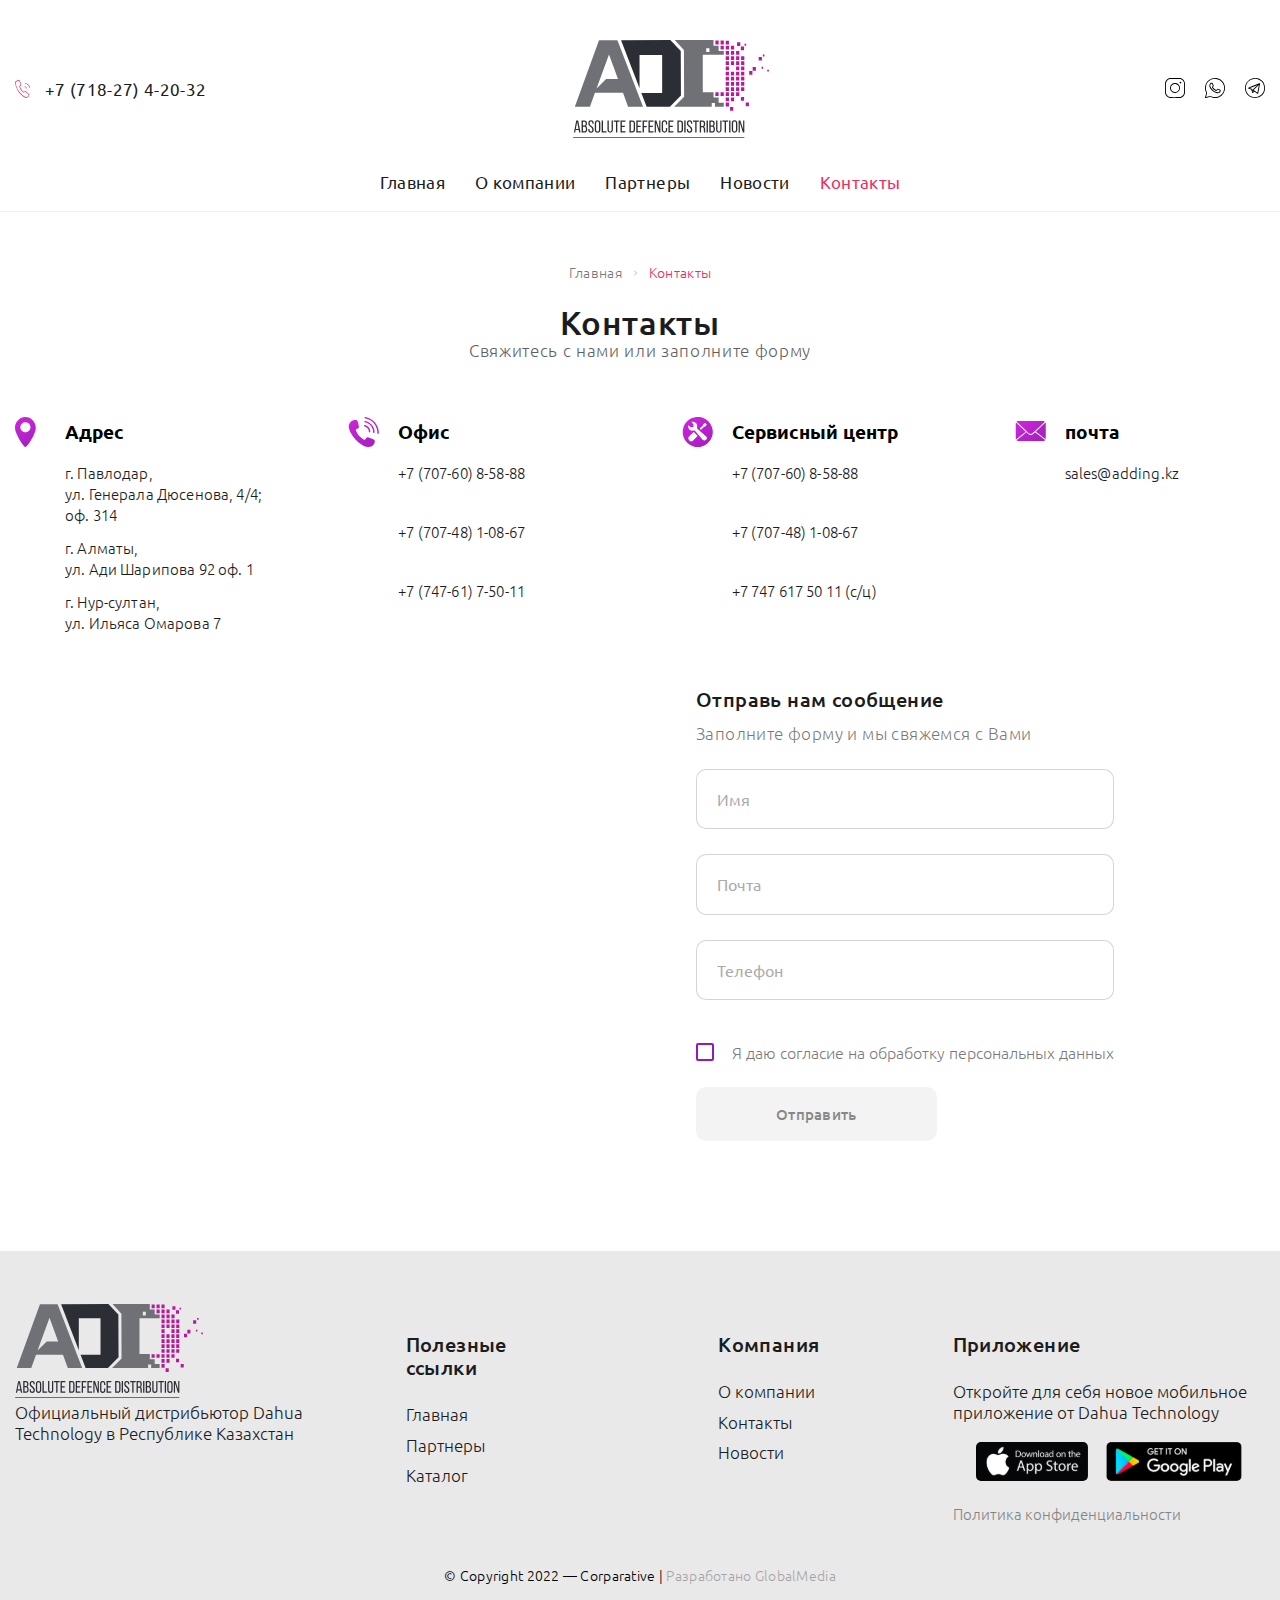
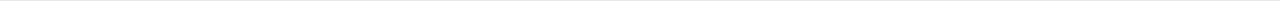
<file: communication.html>
<!DOCTYPE html><html lang="ru" class="page"><head><meta charset="UTF-8"><meta name="viewport" content="width=device-width,initial-scale=1"><link rel="shortcut icon" href="favicon.ico" type="image/x-icon"><meta http-equiv="X-UA-Compatible" content="ie=edge"><meta name="theme-color" content="#111111"><title>Alhua techonology</title><link rel="preload" href="fonts/Ubuntu-Light.woff2" as="font" type="font/woff2" crossorigin><link rel="preload" href="fonts/Ubuntu-Regular.woff2" as="font" type="font/woff2" crossorigin><link rel="preload" href="fonts/Ubuntu-Medium.woff2" as="font" type="font/woff2" crossorigin><link rel="preload" href="fonts/Ubuntu-Bold.woff2" as="font" type="font/woff2" crossorigin><script src="https://maps.api.2gis.ru/2.0/loader.js?pkg=full"></script><link rel="stylesheet" href="css/vendor.css"><link rel="stylesheet" href="css/main.css"><script defer="defer" src="js/main.js"></script></head><body class="page__body"><div class="site-container"><header class="header"><div class="container"><div class="header__top top"><a href="#" class="top__number number"><svg class="number__icon"><use xlink:href="img/sprite.svg#phone"></use></svg><div class="number__text">+7 (718-27) 4-20-32</div></a><a href="/index.html" class="top__logo logo"><img loading="lazy" src="img/svg/logo.svg" class="image" width="196" height="98" alt="логотип alhua distr"></a><div class="top__icon icon"><a href="#" class="icon__link"><svg class="icon__insta"><use xlink:href="img/sprite.svg#insta"></use></svg> </a><a href="#" class="icon__link"><svg class="icon__whatsapp"><use xlink:href="img/sprite.svg#whatsapp"></use></svg> </a><a href="#" class="icon__link"><svg class="icon__teltgramm"><use xlink:href="img/sprite.svg#teleg"></use></svg></a></div><button class="burger" aria-label="Открыть меню" aria-expanded="false" data-burger><span class="burger__line"></span></button></div><div class="header__bottom bottom"><nav class="bottom__nav nav"><ul class="nav__list list-reset" data-menu><li class="nav__item nav__item--logo logo"><img loading="lazy" src="img/svg/logo.svg" class="image" width="196" height="98" alt="логотип alhua distr"></li><li class="nav__item"><a href="index.html" class="nav__link">Главная</a></li><li class="nav__item"><a href="about-company.html" class="nav__link">О компании</a></li><li class="nav__item"><a href="partners.html" class="nav__link">Партнеры</a></li><li class="nav__item"><a href="news.html" class="nav__link">Новости</a></li><li class="nav__item"><a class="nav__link nav__link--active">Контакты</a></li></ul></nav></div></div></header><main class="main"><div class="src"><a href="index.html" class="src__link src__link--unactive">Главная</a> <span class="src__link src__link--active">Контакты</span></div><section class="communication-main"><div class="container"><h2 class="communication-main__tittle tittle">Контакты <span class="tittle__subtittle">Свяжитесь с нами или заполните форму</span></h2><ul class="communication-main__list com list-reset"><li class="com__item com__item--adres"><h3 class="com__name">Адрес</h3><div class="com__cont"><span class="com__value">г. Павлодар,<br>ул. Генерала Дюсенова, 4/4​; оф. 314 </span><span class="com__value">г. Алматы,<br>ул. Ади Шарипова 92 оф. 1 </span><span class="com__value">г. Нур-султан,<br>ул. Ильяса Омарова 7</span></div></li><li class="com__item com__item--ofice"><h3 class="com__name">Офис</h3><div class="com__cont"><span class="com__value">+7 (707-60) 8-58-88</span> <span class="com__value">+7 (707-48) 1-08-67</span> <span class="com__value">+7 (747-61) 7-50-11</span></div></li><li class="com__item com__item--servis"><h3 class="com__name">Сервисный центр</h3><div class="com__cont"><span class="com__value">+7 (707-60) 8-58-88</span> <span class="com__value">+7 (707-48) 1-08-67</span> <span class="com__value">+7 747 617 50 11 (с/ц)</span></div></li><li class="com__item com__item--mail"><h3 class="com__name">почта</h3><div class="com__cont"><span class="com__value">sales@adding.kz</span></div></li></ul></div></section><section class="communication-form"><div class="container"><div id="communication-form__map" class="communication-form__map"></div><div class="communication-form__content"><h3 class="communication-form__tittle com-tittle">Отправь нам сообщение <span class="com-tittle__subtittle">Заполните форму и мы свяжемся с Вами</span></h3><form action="#" class="communication-form__form form-commun"><input type="text" name="Имя" class="form-commun__input form-commun__input--name" placeholder="Имя" value=""> <input type="email" name="Имя" class="form-commun__input form-commun__input--email" placeholder="Почта" value=""> <input type="tel" name="Имя" class="form-commun__input form-commun__input--tel" placeholder="Телефон" value=""> <label class="form-commun__check"><input type="checkbox" id="checkbox" class="form-commun__checking"> <span class="form-commun__date">Я даю согласие на обработку персональных данных</span></label><div class="form-commun__btn"><button type="submit" disabled="disabled" class="form-commun__submit">Отправить</button></div></form></div></div></section></main><footer class="footer"><div class="container"><div class="footer__top"><div class="footer__column footer__column--logo"><div class="footer__logo logo"><img loading="lazy" src="img/svg/logo.svg" class="image" width="188" height="93" alt="логотип alhua distribution"></div><div class="footer__text">Официальный дистрибьютор Dahua Technology в Республике Казахстан</div></div><div class="footer__row"><div class="footer__column footer__column--link"><h3 class="footer__name">Полезные ссылки</h3><ul class="footer__list list-reset"><li class="footer__item"><a href="" class="footer__link">Главная</a></li><li class="footer__item"><a href="" class="footer__link">Партнеры</a></li><li class="footer__item"><a href="" class="footer__link">Каталог</a></li></ul></div><div class="footer__column footer__column--company"><h3 class="footer__name">Компания</h3><ul class="footer__list list-reset"><li class="footer__item"><a href="" class="footer__link">О компании</a></li><li class="footer__item"><a href="" class="footer__link">Контакты</a></li><li class="footer__item"><a href="" class="footer__link">Новости</a></li></ul></div></div><div class="footer__column footer__column--app"><h3 class="footer__name">Приложение</h3><div class="footer__text">Откройте для себя новое мобильное приложение от Dahua Technology</div><div class="footer__apps"><a href="#" class="footer__link footer__link--app"><img loading="lazy" src="img/footer/appstore.svg" width="112" height="39" alt="ссылка на приложение в appstore"></a><a href="#" class="footer__link footer__link--app"><img loading="lazy" src="img/footer/googleplay.svg" width="137" height="39" alt="ссылка на приложение в googleplay"></a></div><a href="" class="footer__link footer__link--politik">Политика конфиденциальности</a></div></div><div class="footer__copyright">© Copyright 2022 — Corparative | <span class="footer__copyright footer__copyright--grey">Разработано GlobalMedia</span></div></div></footer></div></body></html>
</file>
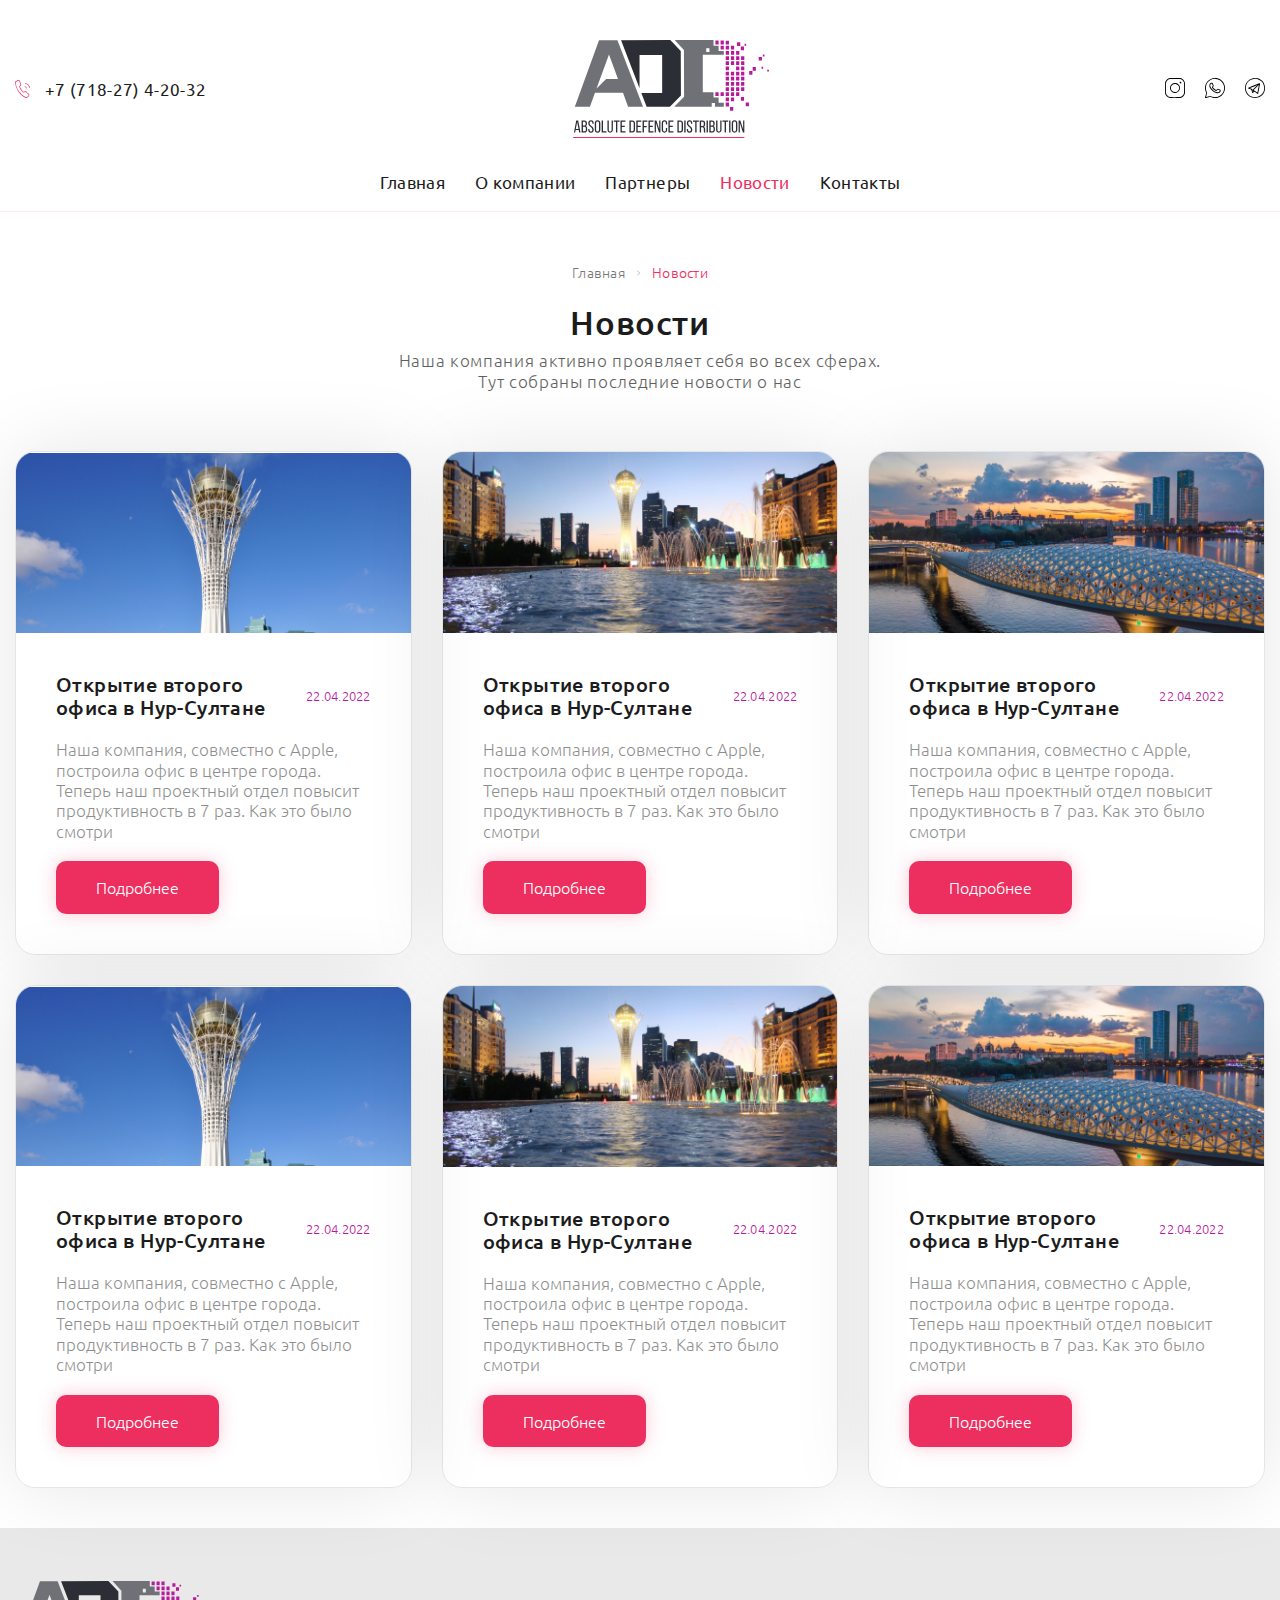
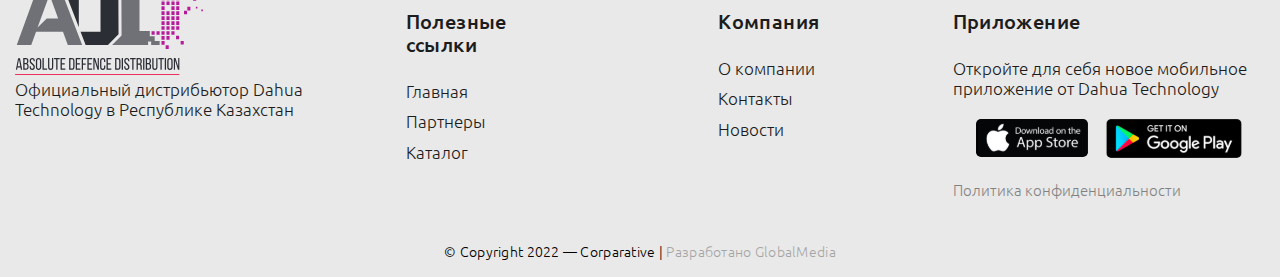
<file: news.html>
<!DOCTYPE html>
<html lang="ru" class="page">
  <head>
    <meta charset="UTF-8" />
    <meta name="viewport" content="width=device-width,initial-scale=1" />
    <link rel="shortcut icon" href="favicon.ico" type="image/x-icon" />
    <meta http-equiv="X-UA-Compatible" content="ie=edge" />
    <meta name="theme-color" content="#111111" />
    <title>Alhua techonology</title>
    <link
      rel="preload"
      href="fonts/Ubuntu-Light.woff2"
      as="font"
      type="font/woff2"
      crossorigin
    />
    <link
      rel="preload"
      href="fonts/Ubuntu-Regular.woff2"
      as="font"
      type="font/woff2"
      crossorigin
    />
    <link
      rel="preload"
      href="fonts/Ubuntu-Medium.woff2"
      as="font"
      type="font/woff2"
      crossorigin
    />
    <link
      rel="preload"
      href="fonts/Ubuntu-Bold.woff2"
      as="font"
      type="font/woff2"
      crossorigin
    />
    <script src="https://maps.api.2gis.ru/2.0/loader.js?pkg=full"></script>
    <link rel="stylesheet" href="css/vendor.css" />
    <link rel="stylesheet" href="css/main.css" />
    <script defer="defer" src="js/main.js"></script>
  </head>
  <body class="page__body">
    <div class="site-container">
      <header class="header">
        <div class="container">
          <div class="header__top top">
            <a href="#" class="top__number number"
              ><svg class="number__icon">
                <use xlink:href="img/sprite.svg#phone"></use>
              </svg>
              <div class="number__text">+7 (718-27) 4-20-32</div></a
            ><a href="/index.html" class="top__logo logo"
              ><img
                loading="lazy"
                src="img/svg/logo.svg"
                class="image"
                width="196"
                height="98"
                alt="логотип alhua distr"
            /></a>
            <div class="top__icon icon">
              <a href="#" class="icon__link"
                ><svg class="icon__insta">
                  <use xlink:href="img/sprite.svg#insta"></use>
                </svg> </a
              ><a href="#" class="icon__link"
                ><svg class="icon__whatsapp">
                  <use xlink:href="img/sprite.svg#whatsapp"></use>
                </svg> </a
              ><a href="#" class="icon__link"
                ><svg class="icon__teltgramm">
                  <use xlink:href="img/sprite.svg#teleg"></use></svg
              ></a>
            </div>
            <button
              class="burger"
              aria-label="Открыть меню"
              aria-expanded="false"
              data-burger
            >
              <span class="burger__line"></span>
            </button>
          </div>
          <div class="header__bottom bottom">
            <nav class="bottom__nav nav">
              <ul class="nav__list list-reset" data-menu>
                <li class="nav__item nav__item--logo logo">
                  <img
                    loading="lazy"
                    src="img/svg/logo.svg"
                    class="image"
                    width="196"
                    height="98"
                    alt="логотип alhua distr"
                  />
                </li>
                <li class="nav__item">
                  <a href="index.html" class="nav__link">Главная</a>
                </li>
                <li class="nav__item">
                  <a href="about-company.html" class="nav__link">О компании</a>
                </li>
                <li class="nav__item">
                  <a href="partners.html" class="nav__link">Партнеры</a>
                </li>
                <li class="nav__item">
                  <a class="nav__link nav__link--active">Новости</a>
                </li>
                <li class="nav__item">
                  <a href="communication.html" class="nav__link">Контакты</a>
                </li>
              </ul>
            </nav>
          </div>
        </div>
      </header>
      <main class="main">
        <div class="src">
          <a href="index.html" class="src__link src__link--unactive">Главная</a>
          <span class="src__link src__link--active">Новости</span>
        </div>
        <section class="news-main">
          <div class="container">
            <h2 class="news-main__tittle tittle">
              Новости
              <span class="tittle__subtittle"
                >Наша компания активно проявляет себя во всех сферах. Тут
                собраны последние новости о нас</span
              >
            </h2>
            <ul class="news-main__list list-reset grid">
              <li class="grid__item">
                <img src="img/news/1.png" alt="" />
                <div class="grid__content">
                  <div class="grid__row">
                    <h3 class="grid__tittle">
                      Открытие второго офиса в Нур-Султане
                    </h3>
                    <time class="grid__date" datetime="22-04-2022"
                      >22.04.2022</time
                    >
                  </div>
                  <p class="grid__descr">
                    Наша компания, совместно с Apple, построила офис в центре
                    города. Теперь наш проектный отдел повысит продуктивность
                    в 7 раз. Как это было смотри
                  </p>
                  <div class="grid__btn">
                    <a href="#" class="grid__link">Подробнее</a>
                  </div>
                </div>
              </li>
              <li class="grid__item">
                <img src="img/news/2.png" alt="" />
                <div class="grid__content">
                  <div class="grid__row">
                    <h3 class="grid__tittle">
                      Открытие второго офиса в Нур-Султане
                    </h3>
                    <time class="grid__date" datetime="22-04-2022"
                      >22.04.2022</time
                    >
                  </div>
                  <p class="grid__descr">
                    Наша компания, совместно с Apple, построила офис в центре
                    города. Теперь наш проектный отдел повысит продуктивность
                    в 7 раз. Как это было смотри
                  </p>
                  <div class="grid__btn">
                    <a href="#" class="grid__link">Подробнее</a>
                  </div>
                </div>
              </li>
              <li class="grid__item">
                <img src="img/news/3.png" alt="" />
                <div class="grid__content">
                  <div class="grid__row">
                    <h3 class="grid__tittle">
                      Открытие второго офиса в Нур-Султане
                    </h3>
                    <time class="grid__date" datetime="22-04-2022"
                      >22.04.2022</time
                    >
                  </div>
                  <p class="grid__descr">
                    Наша компания, совместно с Apple, построила офис в центре
                    города. Теперь наш проектный отдел повысит продуктивность
                    в 7 раз. Как это было смотри
                  </p>
                  <div class="grid__btn">
                    <a href="#" class="grid__link">Подробнее</a>
                  </div>
                </div>
              </li>
              <li class="grid__item">
                <img src="img/news/1.png" alt="" />
                <div class="grid__content">
                  <div class="grid__row">
                    <h3 class="grid__tittle">
                      Открытие второго офиса в Нур-Султане
                    </h3>
                    <time class="grid__date" datetime="22-04-2022"
                      >22.04.2022</time
                    >
                  </div>
                  <p class="grid__descr">
                    Наша компания, совместно с Apple, построила офис в центре
                    города. Теперь наш проектный отдел повысит продуктивность
                    в 7 раз. Как это было смотри
                  </p>
                  <div class="grid__btn">
                    <a href="#" class="grid__link">Подробнее</a>
                  </div>
                </div>
              </li>
              <li class="grid__item">
                <img src="img/news/2.png" alt="" />
                <div class="grid__content">
                  <div class="grid__row">
                    <h3 class="grid__tittle">
                      Открытие второго офиса в Нур-Султане
                    </h3>
                    <time class="grid__date" datetime="22-04-2022"
                      >22.04.2022</time
                    >
                  </div>
                  <p class="grid__descr">
                    Наша компания, совместно с Apple, построила офис в центре
                    города. Теперь наш проектный отдел повысит продуктивность
                    в 7 раз. Как это было смотри
                  </p>
                  <div class="grid__btn">
                    <a href="#" class="grid__link">Подробнее</a>
                  </div>
                </div>
              </li>
              <li class="grid__item">
                <img src="img/news/3.png" alt="" />
                <div class="grid__content">
                  <div class="grid__row">
                    <h3 class="grid__tittle">
                      Открытие второго офиса в Нур-Султане
                    </h3>
                    <time class="grid__date" datetime="22-04-2022"
                      >22.04.2022</time
                    >
                  </div>
                  <p class="grid__descr">
                    Наша компания, совместно с Apple, построила офис в центре
                    города. Теперь наш проектный отдел повысит продуктивность
                    в 7 раз. Как это было смотри
                  </p>
                  <div class="grid__btn">
                    <a href="#" class="grid__link">Подробнее</a>
                  </div>
                </div>
              </li>
            </ul>
          </div>
        </section>
      </main>
      <footer class="footer">
        <div class="container">
          <div class="footer__top">
            <div class="footer__column footer__column--logo">
              <div class="footer__logo logo">
                <img
                  loading="lazy"
                  src="img/svg/logo.svg"
                  class="image"
                  width="188"
                  height="93"
                  alt="логотип alhua distribution"
                />
              </div>
              <div class="footer__text">
                Официальный дистрибьютор Dahua Technology в Республике Казахстан
              </div>
            </div>
            <div class="footer__row">
              <div class="footer__column footer__column--link">
                <h3 class="footer__name">Полезные ссылки</h3>
                <ul class="footer__list list-reset">
                  <li class="footer__item">
                    <a href="" class="footer__link">Главная</a>
                  </li>
                  <li class="footer__item">
                    <a href="" class="footer__link">Партнеры</a>
                  </li>
                  <li class="footer__item">
                    <a href="" class="footer__link">Каталог</a>
                  </li>
                </ul>
              </div>
              <div class="footer__column footer__column--company">
                <h3 class="footer__name">Компания</h3>
                <ul class="footer__list list-reset">
                  <li class="footer__item">
                    <a href="" class="footer__link">О компании</a>
                  </li>
                  <li class="footer__item">
                    <a href="" class="footer__link">Контакты</a>
                  </li>
                  <li class="footer__item">
                    <a href="" class="footer__link">Новости</a>
                  </li>
                </ul>
              </div>
            </div>
            <div class="footer__column footer__column--app">
              <h3 class="footer__name">Приложение</h3>
              <div class="footer__text">
                Откройте для себя новое мобильное приложение от Dahua Technology
              </div>
              <div class="footer__apps">
                <a href="#" class="footer__link footer__link--app"
                  ><img
                    loading="lazy"
                    src="img/footer/appstore.svg"
                    width="112"
                    height="39"
                    alt="ссылка на приложение в appstore" /></a
                ><a href="#" class="footer__link footer__link--app"
                  ><img
                    loading="lazy"
                    src="img/footer/googleplay.svg"
                    width="137"
                    height="39"
                    alt="ссылка на приложение в googleplay"
                /></a>
              </div>
              <a href="" class="footer__link footer__link--politik"
                >Политика конфиденциальности</a
              >
            </div>
          </div>
          <div class="footer__copyright">
            © Copyright 2022 — Corparative |
            <span class="footer__copyright footer__copyright--grey"
              >Разработано GlobalMedia</span
            >
          </div>
        </div>
      </footer>
    </div>
  </body>
</html>
</file>
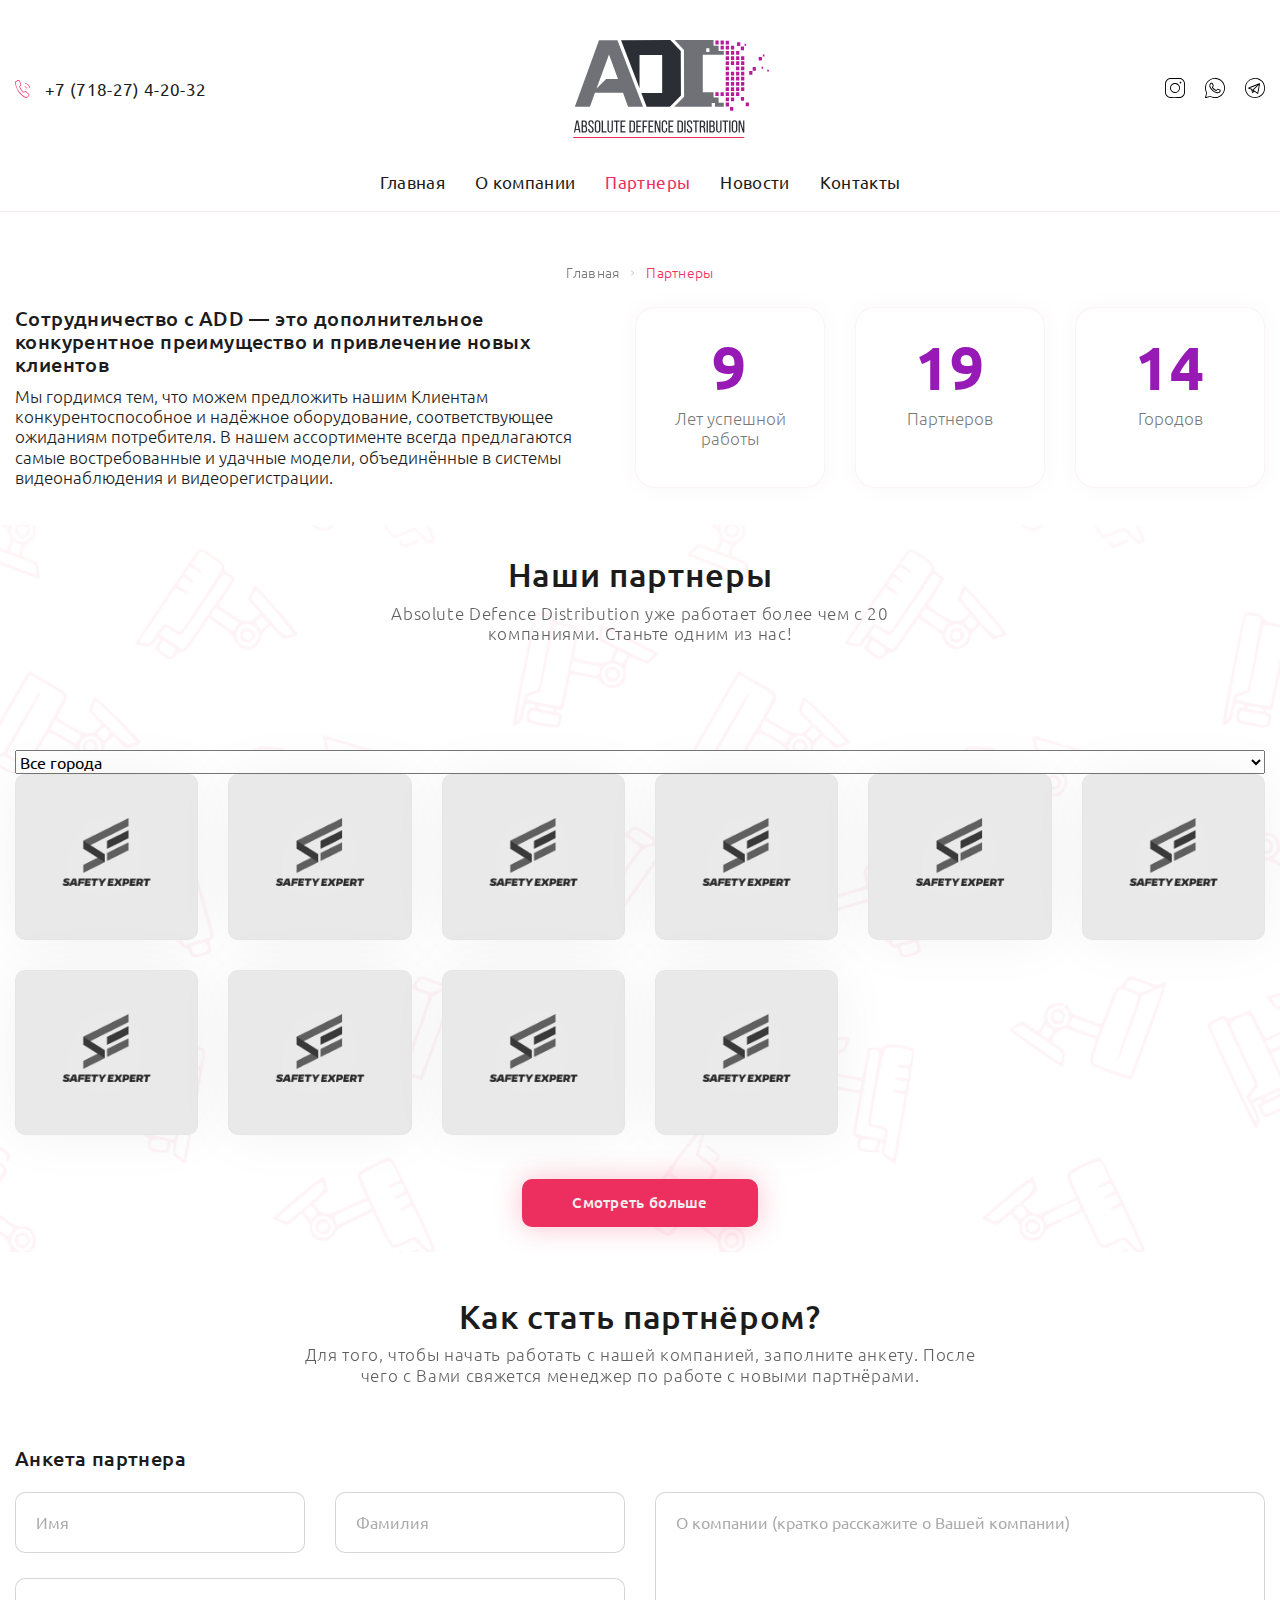
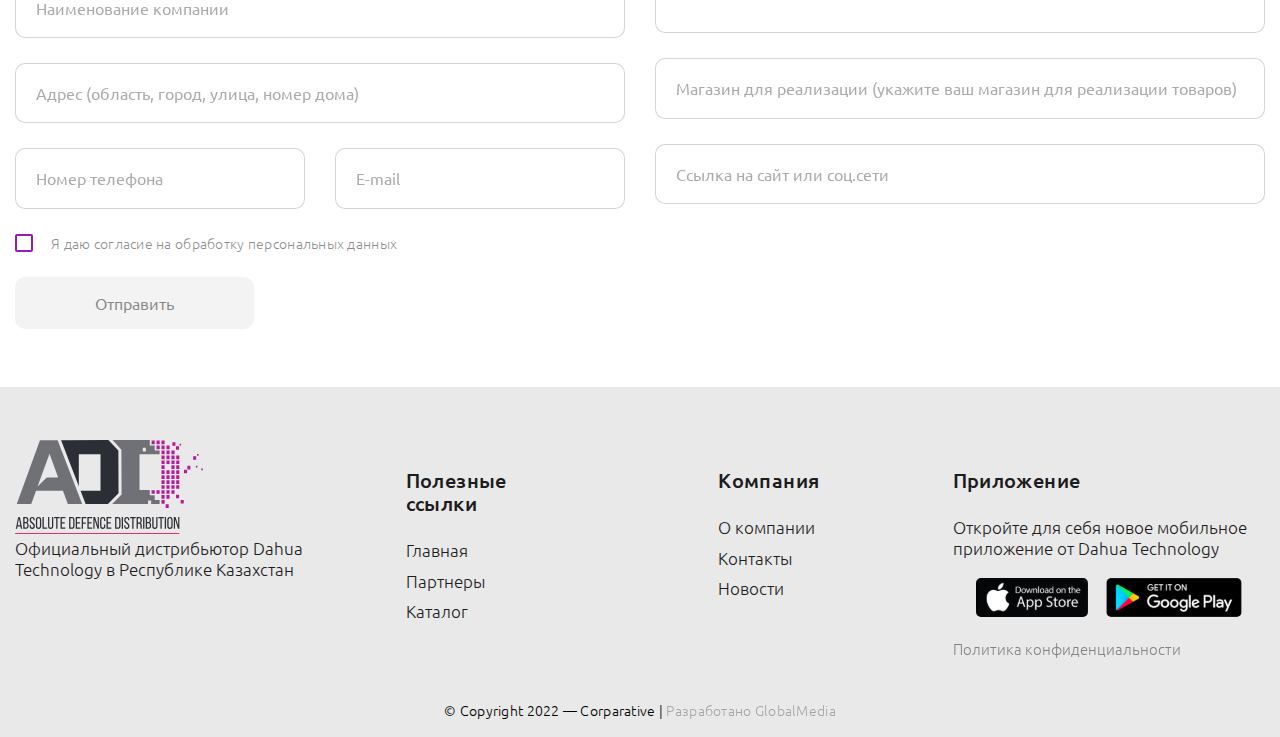
<file: partners.html>
<!DOCTYPE html><html lang="ru" class="page"><head><meta charset="UTF-8"><meta name="viewport" content="width=device-width,initial-scale=1"><link rel="shortcut icon" href="favicon.ico" type="image/x-icon"><meta http-equiv="X-UA-Compatible" content="ie=edge"><meta name="theme-color" content="#111111"><title>Alhua techonology</title><link rel="preload" href="fonts/Ubuntu-Light.woff2" as="font" type="font/woff2" crossorigin><link rel="preload" href="fonts/Ubuntu-Regular.woff2" as="font" type="font/woff2" crossorigin><link rel="preload" href="fonts/Ubuntu-Medium.woff2" as="font" type="font/woff2" crossorigin><link rel="preload" href="fonts/Ubuntu-Bold.woff2" as="font" type="font/woff2" crossorigin><script src="https://maps.api.2gis.ru/2.0/loader.js?pkg=full"></script><link rel="stylesheet" href="css/vendor.css"><link rel="stylesheet" href="css/main.css"><script defer="defer" src="js/main.js"></script></head><body class="page__body"><div class="site-container"><header class="header"><div class="container"><div class="header__top top"><a href="#" class="top__number number"><svg class="number__icon"><use xlink:href="img/sprite.svg#phone"></use></svg><div class="number__text">+7 (718-27) 4-20-32</div></a><a href="/index.html" class="top__logo logo"><img loading="lazy" src="img/svg/logo.svg" class="image" width="196" height="98" alt="логотип alhua distr"></a><div class="top__icon icon"><a href="#" class="icon__link"><svg class="icon__insta"><use xlink:href="img/sprite.svg#insta"></use></svg> </a><a href="#" class="icon__link"><svg class="icon__whatsapp"><use xlink:href="img/sprite.svg#whatsapp"></use></svg> </a><a href="#" class="icon__link"><svg class="icon__teltgramm"><use xlink:href="img/sprite.svg#teleg"></use></svg></a></div><button class="burger" aria-label="Открыть меню" aria-expanded="false" data-burger><span class="burger__line"></span></button></div><div class="header__bottom bottom"><nav class="bottom__nav nav"><ul class="nav__list list-reset" data-menu><li class="nav__item nav__item--logo logo"><img loading="lazy" src="img/svg/logo.svg" class="image" width="196" height="98" alt="логотип alhua distr"></li><li class="nav__item"><a href="index.html" class="nav__link">Главная</a></li><li class="nav__item"><a href="about-company.html" class="nav__link">О компании</a></li><li class="nav__item"><a class="nav__link nav__link--active">Партнеры</a></li><li class="nav__item"><a href="news.html" class="nav__link">Новости</a></li><li class="nav__item"><a href="communication.html" class="nav__link">Контакты</a></li></ul></nav></div></div></header><main class="main"><div class="src"><a href="index.html" class="src__link src__link--unactive">Главная</a> <span class="src__link src__link--active">Партнеры</span></div><section class="cooperation"><div class="container cooperation__container"><h1 class="visually-hidden">Страница о партнеёрстве с Alhua Distr</h1><div class="cooperation__left"><h3 class="cooperation__tittle">Сотрудничество с ADD — это дополнительное конкурентное преимущество и привлечение новых клиентов</h3><p class="cooperation__descr">Мы гордимся тем, что можем предложить нашим Клиентам конкурентоспособное и надёжное оборудование, соответствующее ожиданиям потребителя. В нашем ассортименте всегда предлагаются самые востребованные и удачные модели, объединённые в системы видеонаблюдения и видеорегистрации.</p></div><div class="cooperation__right"><div class="cooperation__card"><span class="cooperation__number">9</span> <span class="cooperation__name">Лет успешной работы</span></div><div class="cooperation__card"><span class="cooperation__number">19</span> <span class="cooperation__name">Партнеров</span></div><div class="cooperation__card"><span class="cooperation__number">14</span> <span class="cooperation__name">Городов</span></div></div></div></section><section class="partners-grid"><div class="container"><h2 class="partners-grid__tittle tittle">Наши партнеры<span class="tittle__subtittle partners-grid__subtittle">Absolute Defence Distribution уже работает более чем с 20 компаниями. Станьте одним из нас!</span></h2><select class="partners-grid__change"><option>Все города</option><option>города</option><option>Все</option></select><ul class="partners-grid__list list-reset"><li class="partners-grid__item"><a href="#" class="partners-grid__link"><img src="img/partners/1.png" alt=""></a></li><li class="partners-grid__item"><a href="#" class="partners-grid__link"><img src="img/partners/1.png" alt=""></a></li><li class="partners-grid__item"><a href="#" class="partners-grid__link"><img src="img/partners/1.png" alt=""></a></li><li class="partners-grid__item"><a href="#" class="partners-grid__link"><img src="img/partners/1.png" alt=""></a></li><li class="partners-grid__item"><a href="#" class="partners-grid__link"><img src="img/partners/1.png" alt=""></a></li><li class="partners-grid__item"><a href="#" class="partners-grid__link"><img src="img/partners/1.png" alt=""></a></li><li class="partners-grid__item"><a href="#" class="partners-grid__link"><img src="img/partners/1.png" alt=""></a></li><li class="partners-grid__item"><a href="#" class="partners-grid__link"><img src="img/partners/1.png" alt=""></a></li><li class="partners-grid__item"><a href="#" class="partners-grid__link"><img src="img/partners/1.png" alt=""></a></li><li class="partners-grid__item"><a href="#" class="partners-grid__link"><img src="img/partners/1.png" alt=""></a></li></ul><button class="partners-grid__all">Смотреть больше</button></div></section><section class="partner-main"><div class="container"><h2 class="partner-main__tittle tittle">Как стать партнёром? <span class="tittle__subtittle">Для того, чтобы начать работать с нашей компанией, заполните анкету. После чего с Вами свяжется менеджер по работе с новыми партнёрами.</span></h2><h3 class="partner-main__subtittle">Анкета партнера</h3><form action="#" class="partner-main__form partner-form"><div class="partner-form__main"><div class="partner-form__left"><div class="partner-form__name"><input type="text" name="Имя" class="partner-form__input partner-form__input--" placeholder="Имя" value=""> <input type="text" name="Фамилия" class="partner-form__input partner-form__input--" placeholder="Фамилия" value=""></div><input type="text" name="Наименование компании" class="partner-form__input partner-form__input--" placeholder="Наименование компании" value=""> <input type="text" name="Адрес (область, город, улица, номер дома)(область, город, улица, номер дома)" class="partner-form__input partner-form__input--" placeholder="Адрес (область, город, улица, номер дома)" value=""><div class="partner-form__contact"><input type="tel" name="Номер телефона" class="partner-form__input partner-form__input--" placeholder="Номер телефона" value=""> <input type="email" name="E-mail" class="partner-form__input partner-form__input--" placeholder="E-mail" value=""></div></div><div class="partner-form__right"><textarea name="О компании (кратко расскажите о Вашей компании)" class="partner-form__input partner-form__input--area" maxlength="400" placeholder="О компании (кратко расскажите о Вашей компании)" value=""></textarea> <input type="text" name="Магазин для реализации" class="partner-form__input partner-form__input--shop" placeholder="Магазин для реализации (укажите ваш магазин для реализации товаров)" value=""> <input type="url" name="Ссылка на сайт или соц.сети" class="partner-form__input partner-form__input--url" placeholder="Ссылка на сайт или соц.сети" value=""></div></div><label class="partner-form__check"><input id="checkbox" type="checkbox" class="partner-form__checkbox"> <span class="partner-form__text">Я даю согласие на обработку персональных данных</span></label><div class="partner-form__btn"><button type="submit" disabled="disabled" class="partner-form__submit">Отправить</button></div></form></div></section></main><footer class="footer"><div class="container"><div class="footer__top"><div class="footer__column footer__column--logo"><div class="footer__logo logo"><img loading="lazy" src="img/svg/logo.svg" class="image" width="188" height="93" alt="логотип alhua distribution"></div><div class="footer__text">Официальный дистрибьютор Dahua Technology в Республике Казахстан</div></div><div class="footer__row"><div class="footer__column footer__column--link"><h3 class="footer__name">Полезные ссылки</h3><ul class="footer__list list-reset"><li class="footer__item"><a href="" class="footer__link">Главная</a></li><li class="footer__item"><a href="" class="footer__link">Партнеры</a></li><li class="footer__item"><a href="" class="footer__link">Каталог</a></li></ul></div><div class="footer__column footer__column--company"><h3 class="footer__name">Компания</h3><ul class="footer__list list-reset"><li class="footer__item"><a href="" class="footer__link">О компании</a></li><li class="footer__item"><a href="" class="footer__link">Контакты</a></li><li class="footer__item"><a href="" class="footer__link">Новости</a></li></ul></div></div><div class="footer__column footer__column--app"><h3 class="footer__name">Приложение</h3><div class="footer__text">Откройте для себя новое мобильное приложение от Dahua Technology</div><div class="footer__apps"><a href="#" class="footer__link footer__link--app"><img loading="lazy" src="img/footer/appstore.svg" width="112" height="39" alt="ссылка на приложение в appstore"></a><a href="#" class="footer__link footer__link--app"><img loading="lazy" src="img/footer/googleplay.svg" width="137" height="39" alt="ссылка на приложение в googleplay"></a></div><a href="" class="footer__link footer__link--politik">Политика конфиденциальности</a></div></div><div class="footer__copyright">© Copyright 2022 — Corparative | <span class="footer__copyright footer__copyright--grey">Разработано GlobalMedia</span></div></div></footer></div></body></html>
</file>
<file: css/main.css>
@charset "UTF-8";
:root {
  --font-family: "Ubuntu", sans-serif;
  --content-width: 1280px;
  --container-offset: 15px;
  --container-width: calc(var(--content-width) + (var(--container-offset) * 2));
  --light-color: #fff;
  --dark-color: #1c1c1c;
  --hover-color: #ed2f5f;
  --active-color: #971ab6;
  --main-font: 300 17px/120% var(--font-family);
}
.custom-checkbox__field:checked + .custom-checkbox__content::after {
  opacity: 1;
}
.custom-checkbox__field:focus + .custom-checkbox__content::before {
  outline: red solid 2px;
  outline-offset: 2px;
}
.custom-checkbox__field:disabled + .custom-checkbox__content {
  opacity: 0.4;
  pointer-events: none;
}
@font-face {
  font-family: Ubuntu;
  src: url(../fonts/Ubuntu-Light.woff2) format("woff2");
  font-weight: 300;
  font-display: swap;
  font-style: normal;
}
@font-face {
  font-family: Ubuntu;
  src: url(../fonts/Ubuntu-Regular.woff2) format("woff2");
  font-weight: 400;
  font-display: swap;
  font-style: normal;
}
@font-face {
  font-family: Ubuntu;
  src: url(../fonts/Ubuntu-Medium.woff2) format("woff2");
  font-weight: 500;
  font-display: swap;
  font-style: normal;
}
@font-face {
  font-family: Ubuntu;
  src: url(../fonts/Ubuntu-Bold.woff2) format("woff2");
  font-weight: 700;
  font-display: swap;
  font-style: normal;
}
html {
  -webkit-box-sizing: border-box;
  box-sizing: border-box;
}
*,
::after,
::before {
  -webkit-box-sizing: inherit;
  box-sizing: inherit;
}
.page {
  height: 100%;
  font-family: var(--font-family, sans-serif);
  font-weight: 300;
  -webkit-text-size-adjust: 100%;
}
.page__body {
  margin: 0;
  min-width: 320px;
  min-height: 100%;
  font-size: 16px;
}
img {
  height: auto;
  max-width: 100%;
  -o-object-fit: cover;
  object-fit: cover;
}
a {
  text-decoration: none;
}
.site-container {
  overflow: hidden;
}
.is-hidden {
  display: none !important;
}
.btn-reset {
  border: none;
  padding: 0;
  background-color: transparent;
  cursor: pointer;
}
.list-reset {
  list-style: none;
  margin: 0;
  padding: 0;
}
.input-reset {
  -webkit-appearance: none;
  -moz-appearance: none;
  appearance: none;
  border: none;
  border-radius: 0;
  background-color: #fff;
}
.input-reset::-webkit-search-cancel-button,
.input-reset::-webkit-search-decoration,
.input-reset::-webkit-search-results-button,
.input-reset::-webkit-search-results-decoration {
  display: none;
}
.visually-hidden {
  position: absolute;
  overflow: hidden;
  margin: -1px;
  border: 0;
  padding: 0;
  width: 1px;
  height: 1px;
  clip: rect(0 0 0 0);
}
.container {
  margin: 0 auto;
  padding: 0 var(--container-offset);
  max-width: var(--container-width);
}
.js-focus-visible :focus:not(.focus-visible) {
  outline: 0;
}
.centered {
  text-align: center;
}
.dis-scroll {
  position: fixed;
  left: 0;
  top: 0;
  overflow: hidden;
  width: 100%;
  height: 100vh;
  -ms-scroll-chaining: none;
  overscroll-behavior: none;
}
.page--ios .dis-scroll {
  position: relative;
}
.error {
  -webkit-box-shadow: 0 0 16px 1px rgba(255, 0, 0, 0.88);
  box-shadow: 0 0 16px 1px rgba(255, 0, 0, 0.88);
}
.tittle {
  margin: 0;
  font-weight: 500;
  font-size: 33px;
  letter-spacing: 0.66px;
  color: var(--dark-color);
}
.tittle__subtittle {
  font: var(--main-font);
  text-align: center;
  color: var(--style, #1c1c1c);
  opacity: 0.7;
}
@media (max-width: 375.98px) {
  .tittle {
    font-size: 20px;
    letter-spacing: 0.4px;
  }
}
.src {
  display: -webkit-box;
  display: -ms-flexbox;
  display: flex;
  -webkit-column-gap: 5px;
  -moz-column-gap: 5px;
  column-gap: 5px;
  -webkit-box-pack: center;
  -ms-flex-pack: center;
  justify-content: center;
  padding-top: 50px;
}
.src__link {
  font-weight: 300;
  font-style: normal;
  font-size: 14px;
  line-height: normal;
  letter-spacing: 0.28px;
  text-align: center;
  color: var(--dark-color);
  opacity: 0.6;
  -webkit-transition: 0.3s ease-in-out;
  transition: 0.3s ease-in-out;
}
.src__link:focus {
  outline: 0;
}
.src__link:active {
  color: var(--active-color);
}
.src__link.focus-visible {
  outline: 2px solid var(--active-color);
  outline-offset: 2px;
}
.src__link--unactive {
  display: -webkit-inline-box;
  display: -ms-inline-flexbox;
  display: inline-flex;
  -webkit-column-gap: 5px;
  -moz-column-gap: 5px;
  column-gap: 5px;
}
.src__link--unactive::after {
  content: "";
  display: block;
  width: 17px;
  height: 100%;
  background: url(../img/way/стрелка-больше.svg) center no-repeat;
  opacity: 1;
}
.src__link--active {
  color: var(--hover-color);
  opacity: 1;
}
@media (max-width: 375.98px) {
  .src {
    padding-top: 30px;
  }
}
.icon__link:focus {
  outline: 0;
}
.icon__link.focus-visible {
  outline: 2px solid var(--active-color);
  outline-offset: 3px;
}
.icon__insta,
.icon__teltgramm,
.icon__whatsapp {
  width: 20px;
  height: 20px;
  -webkit-transition: fill 0.3s ease-in-out;
  transition: fill 0.3s ease-in-out;
}
.icon__insta:focus,
.icon__teltgramm:focus,
.icon__whatsapp:focus {
  outline: 0;
}
.icon__insta:active,
.icon__teltgramm:active,
.icon__whatsapp:active {
  fill: var(--active-color);
}
@media (any-hover: hover) {
  .src__link:hover {
    color: var(--hover-color);
    opacity: 1;
  }
  .icon__insta:hover,
  .icon__teltgramm:hover,
  .icon__whatsapp:hover {
    fill: var(--hover-color);
  }
}
.number__icon {
  width: 15px;
  height: 18px;
  fill: var(--hover-color);
  -webkit-transition: fill 0.3s ease-in-out;
  transition: fill 0.3s ease-in-out;
}
.logo {
  -ms-flex-negative: 0;
  flex-shrink: 0;
  width: 196px;
  height: 98px;
}
.header {
  border-bottom: 1px solid rgba(237, 47, 95, 0.1);
  padding: 40px 0 19px;
  font-weight: 400;
  font-size: 17px;
  letter-spacing: 0.34px;
}
.header__top {
  display: -webkit-box;
  display: -ms-flexbox;
  display: flex;
  -webkit-box-align: center;
  -ms-flex-align: center;
  align-items: center;
}
.header__bottom {
  display: -webkit-box;
  display: -ms-flexbox;
  display: flex;
  -webkit-box-align: center;
  -ms-flex-align: center;
  align-items: center;
  -webkit-box-pack: center;
  -ms-flex-pack: center;
  justify-content: center;
  padding-top: 34px;
}
.top {
  display: -webkit-box;
  display: -ms-flexbox;
  display: flex;
  -webkit-box-pack: justify;
  -ms-flex-pack: justify;
  justify-content: space-between;
}
.top__icon {
  display: -webkit-box;
  display: -ms-flexbox;
  display: flex;
  -webkit-column-gap: 20px;
  -moz-column-gap: 20px;
  column-gap: 20px;
}
.top__logo {
  margin-left: -30px;
}
@media (max-width: 1024px) {
  .logo {
    width: 156px;
    height: 78px;
  }
  .top__icon {
    display: none;
  }
  .top__logo {
    margin-left: 0;
  }
}
@media (max-width: 375.98px) {
  .top__logo {
    margin-right: -20px;
    margin-left: 0;
  }
}
.number {
  display: -webkit-box;
  display: -ms-flexbox;
  display: flex;
  -webkit-column-gap: 15px;
  -moz-column-gap: 15px;
  column-gap: 15px;
  -webkit-box-align: center;
  -ms-flex-align: center;
  align-items: center;
  color: var(--dark-color);
  -webkit-transition: color 0.3s ease-in-out;
  transition: color 0.3s ease-in-out;
}
.number:focus {
  outline: 0;
}
.number:active {
  color: var(--active-color);
}
.number:active .number__icon {
  display: block;
  fill: var(--active-color);
}
.number.focus-visible {
  outline: 2px solid var(--active-color);
  outline-offset: 3px;
}
@media (max-width: 1024px) {
  .number__text {
    display: none;
  }
}
@media (any-hover: hover) {
  .number:hover {
    color: var(--hover-color);
  }
  .number:hover .number__icon {
    fill: var(--hover-color);
  }
}
.bottom {
  display: -webkit-box;
  display: -ms-flexbox;
  display: flex;
  -webkit-box-pack: center;
  -ms-flex-pack: center;
  justify-content: center;
}
.nav__list {
  display: -webkit-box;
  display: -ms-flexbox;
  display: flex;
  -webkit-column-gap: 30px;
  -moz-column-gap: 30px;
  column-gap: 30px;
  -webkit-box-pack: center;
  -ms-flex-pack: center;
  justify-content: center;
}
.nav__list.menu--active {
  top: 0;
  opacity: 1;
  visibility: visible;
}
.nav__item--logo {
  display: none;
}
@media (max-width: 1024px) {
  .nav__list {
    position: absolute;
    left: 0;
    top: -300px;
    z-index: 5;
    -webkit-box-orient: vertical;
    -webkit-box-direction: normal;
    -ms-flex-direction: column;
    flex-direction: column;
    -webkit-box-align: center;
    -ms-flex-align: center;
    align-items: center;
    -webkit-box-pack: start;
    -ms-flex-pack: start;
    justify-content: start;
    overflow: scroll;
    padding-top: 30px;
    width: 100vw;
    height: 100vh;
    background: var(--light-color);
    opacity: 0;
    visibility: hidden;
    -webkit-transition: 0.3s;
    transition: 0.3s;
    row-gap: 20px;
  }
  .nav__item--logo {
    display: block;
  }
}
.nav__link {
  color: var(--dark-color);
  -webkit-transition: color 0.3s ease-in-out;
  transition: color 0.3s ease-in-out;
}
.nav__link:focus {
  outline: 0;
}
.nav__link:active {
  color: var(--active-color);
}
.nav__link.focus-visible {
  outline: 2px solid var(--active-color);
  outline-offset: 3px;
}
.nav__link--active {
  color: var(--hover-color);
  cursor: default;
}
.burger {
  --burger-line-height: 2px;
  --burger-width: 30px;
  --burger-height: 30px;
  --burger-line-height: 2px;
  border: none;
  padding: 0;
  width: var(--burger-width);
  height: var(--burger-height);
  color: #000;
  background-color: transparent;
  cursor: pointer;
  position: relative;
  z-index: 6;
  display: none;
  width: 20px;
  height: 15px;
}
.burger::after,
.burger::before {
  content: "";
  position: absolute;
  left: 0;
  width: 100%;
  height: var(--burger-line-height);
  background-color: currentColor;
  -webkit-transition: top 0.3s ease-in-out, -webkit-transform 0.3s ease-in-out;
  transition: transform 0.3s ease-in-out, top 0.3s ease-in-out,
    -webkit-transform 0.3s ease-in-out;
}
.burger::before {
  top: 0;
  left: auto;
  right: 0;
  width: 13px;
}
.burger::after {
  top: calc(100% - var(--burger-line-height));
}
.burger__line {
  position: absolute;
  left: 0;
  top: 50%;
  width: 100%;
  height: var(--burger-line-height);
  background-color: currentColor;
  -webkit-transform: translateY(-50%);
  -ms-transform: translateY(-50%);
  transform: translateY(-50%);
  -webkit-transition: -webkit-transform 0.3s ease-in-out;
  transition: transform 0.3s ease-in-out, -webkit-transform 0.3s ease-in-out;
}
.burger--active::before {
  top: 50%;
  -webkit-transform: rotate(45deg);
  -ms-transform: rotate(45deg);
  transform: rotate(45deg);
  -webkit-transition: top 0.3s ease-in-out, -webkit-transform 0.3s ease-in-out;
  transition: transform 0.3s ease-in-out, top 0.3s ease-in-out,
    -webkit-transform 0.3s ease-in-out;
}
.burger--active::after {
  top: 50%;
  -webkit-transform: rotate(-45deg);
  -ms-transform: rotate(-45deg);
  transform: rotate(-45deg);
  -webkit-transition: top 0.3s ease-in-out, -webkit-transform 0.3s ease-in-out;
  transition: transform 0.3s ease-in-out, top 0.3s ease-in-out,
    -webkit-transform 0.3s ease-in-out;
}
.burger--active .burger__line {
  -webkit-transform: scale(0);
  -ms-transform: scale(0);
  transform: scale(0);
  -webkit-transition: -webkit-transform 0.3s ease-in-out;
  transition: transform 0.3s ease-in-out;
  transition: transform 0.3s ease-in-out, -webkit-transform 0.3s ease-in-out;
}
.burger::after,
.burger::before,
.burger__line {
  border-radius: 4px;
}
.burger.burger--active {
  position: absolute;
  right: 20px;
  top: 58px;
}
.burger.burger--active::after,
.burger.burger--active::before {
  width: 120%;
}
.burger.burger--active::before {
  -webkit-transform: translateX(4px) rotate(50deg);
  -ms-transform: translateX(4px) rotate(50deg);
  transform: translateX(4px) rotate(50deg);
}
.burger.burger--active::after {
  -webkit-transform: translateX(0) rotate(130deg);
  -ms-transform: translateX(0) rotate(130deg);
  transform: translateX(0) rotate(130deg);
}
@media (max-width: 1024px) {
  .burger {
    display: block;
  }
  .cooperation__container {
    -webkit-box-orient: vertical;
    -webkit-box-direction: normal;
    -ms-flex-direction: column;
    flex-direction: column;
    -webkit-box-align: center;
    -ms-flex-align: center;
    align-items: center;
    text-align: center;
  }
}
.cooperation {
  padding-top: 25px;
  padding-bottom: 37px;
  color: var(--dark-color);
}
.cooperation__container {
  display: -webkit-box;
  display: -ms-flexbox;
  display: flex;
  gap: 30px;
}
.cooperation__left {
  display: -webkit-box;
  display: -ms-flexbox;
  display: flex;
  -webkit-box-orient: vertical;
  -webkit-box-direction: normal;
  -ms-flex-direction: column;
  flex-direction: column;
  max-width: 625px;
  row-gap: 10px;
}
.cooperation__tittle {
  margin: 0;
  font-weight: 500;
  font-size: 20px;
  letter-spacing: 0.4px;
}
.cooperation__descr {
  margin: 0;
  font: var(--main-font);
}
.cooperation__right {
  display: -webkit-box;
  display: -ms-flexbox;
  display: flex;
  -webkit-column-gap: 30px;
  -moz-column-gap: 30px;
  column-gap: 30px;
}
@media (max-width: 375.98px) {
  .cooperation__right {
    -ms-flex-wrap: wrap;
    flex-wrap: wrap;
    -webkit-box-pack: center;
    -ms-flex-pack: center;
    justify-content: center;
  }
}
.cooperation__card {
  display: -webkit-box;
  display: -ms-flexbox;
  display: flex;
  -webkit-box-orient: vertical;
  -webkit-box-direction: normal;
  -ms-flex-direction: column;
  flex-direction: column;
  -webkit-box-align: center;
  -ms-flex-align: center;
  align-items: center;
  -webkit-box-pack: start;
  -ms-flex-pack: start;
  justify-content: flex-start;
  border: 1px solid rgba(182, 26, 153, 0.05);
  border-radius: 20px;
  padding: 24px 19px 17px;
  -webkit-box-shadow: 0 0 24px 0 rgba(0, 0, 0, 0.03);
  box-shadow: 0 0 24px 0 rgba(0, 0, 0, 0.03);
  text-align: center;
  background: #fff;
  gap: 7px;
}
.cooperation__number {
  font-weight: 700;
  font-size: 60px;
  letter-spacing: 1.2px;
  color: var(--active-color);
}
.cooperation__name {
  width: 150px;
  max-width: 150px;
  font: var(--main-font);
  color: rgba(28, 28, 28, 0.6);
}
.partners-grid {
  padding-top: 30px;
  padding-bottom: 25px;
  background-image: url(../img/bg.png);
  background-size: cover;
}
.partners-grid .container {
  display: -webkit-box;
  display: -ms-flexbox;
  display: flex;
  -webkit-box-orient: vertical;
  -webkit-box-direction: normal;
  -ms-flex-direction: column;
  flex-direction: column;
}
.partners-grid__tittle {
  display: -webkit-box;
  display: -ms-flexbox;
  display: flex;
  -webkit-box-orient: vertical;
  -webkit-box-direction: normal;
  -ms-flex-direction: column;
  flex-direction: column;
  -webkit-box-align: center;
  -ms-flex-align: center;
  align-items: center;
  margin-bottom: 107px;
  text-align: center;
  row-gap: 10px;
}
.partners-grid__subtittle {
  max-width: 544px;
}
.partners-grid__list {
  display: -ms-grid;
  display: grid;
  -ms-grid-columns: (1fr) [6];
  grid-template-columns: repeat(6, 1fr);
  gap: 30px;
}
@media (max-width: 1024px) {
  .partners-grid__list {
    -ms-grid-columns: (1fr) [5];
    grid-template-columns: repeat(5, 1fr);
  }
}
@media (max-width: 768px) {
  .partners-grid__list {
    -ms-grid-columns: (1fr) [4];
    grid-template-columns: repeat(4, 1fr);
  }
}
.partners-grid__item {
  display: -webkit-box;
  display: -ms-flexbox;
  display: flex;
  -webkit-box-align: center;
  -ms-flex-align: center;
  align-items: center;
  -webkit-box-pack: center;
  -ms-flex-pack: center;
  justify-content: center;
  border: 1px solid rgba(28, 28, 28, 0.01);
  border-radius: 10px;
  -webkit-box-shadow: 0 0 59px 0 rgba(0, 0, 0, 0.05);
  box-shadow: 0 0 59px 0 rgba(0, 0, 0, 0.05);
  background: #e9e9e9;
  -webkit-transition: background 0.3s ease-in-out;
  transition: background 0.3s ease-in-out;
}
.partners-grid__item img {
  -webkit-filter: grayscale(1);
  filter: grayscale(1);
  -webkit-transition: 0.3s ease-in-out;
  transition: 0.3s ease-in-out;
}
.partners-grid__all {
  -ms-flex-item-align: center;
  -ms-grid-row-align: center;
  align-self: center;
  margin-top: 44px;
  border: none;
  border-radius: 10px;
  padding: 15px 50px;
  -webkit-box-shadow: 0 0 28px 0 rgba(237, 47, 95, 0.3);
  box-shadow: 0 0 28px 0 rgba(237, 47, 95, 0.3);
  font-weight: 500;
  font-size: 15px;
  letter-spacing: 0.3px;
  color: #f2eeee;
  background: var(--hover-color);
  -webkit-transition: 0.3s ease-in-out;
  transition: 0.3s ease-in-out;
  cursor: pointer;
}
@media (any-hover: hover) {
  .nav__link:hover {
    color: var(--hover-color);
  }
  .partners-grid__item:hover {
    background: #971ab6;
  }
  .partners-grid__item:hover img {
    -webkit-filter: grayscale(0);
    filter: grayscale(0);
  }
  .grid__link:hover,
  .partners-grid__all:hover {
    background: rgba(237, 47, 95, 0.8);
  }
}
.choices {
  max-width: 260px;
  -webkit-transition: 0.3s;
  transition: 0.3s;
}
.choices::after {
  -webkit-transition: -webkit-transform 0.3s ease-in-out;
  transition: transform 0.3s ease-in-out;
  transition: transform 0.3s ease-in-out, -webkit-transform 0.3s ease-in-out;
}
.choices__item {
  background: 0 0;
}
.choices__inner {
  border: 1px solid rgba(28, 28, 28, 0.5);
  border-radius: 8px;
  background: 0 0;
  opacity: 0.5;
  -webkit-transition: 0.3s;
  transition: 0.3s;
}
.choices .choices__list--dropdown,
.choices .choices__list[aria-expanded] {
  -webkit-transition: visibility 0.3s ease-in-out;
  transition: visibility 0.3s ease-in-out;
}
.choices:focus {
  outline: 0;
}
.choices.is-open {
  -webkit-transition: 0.3s;
  transition: 0.3s;
}
.choices.is-open .choices__inner {
  color: var(--hover-color);
}
.is-open .choices__inner {
  border-radius: 8px 8px 0 0;
}
.hero {
  overflow: hidden;
  padding: 206px 0 92px;
}
.hero .container {
  position: relative;
}
.hero__tittle {
  margin: 0 0 10px;
  max-width: 697px;
  font-weight: 700;
  font-size: 40px;
  letter-spacing: 0.8px;
}
@media (max-width: 1024px) {
  .hero__tittle {
    max-width: 474px;
  }
}
@media (max-width: 375.98px) {
  .partners-grid__list {
    -ms-grid-columns: (1fr) [2];
    grid-template-columns: repeat(2, 1fr);
  }
  .hero__tittle {
    font-weight: 700;
    font-size: 30px;
    line-height: auto;
    letter-spacing: 2%;
    color: var(--style);
  }
}
.hero__logo {
  margin-bottom: 30px;
  max-width: 177px;
  max-height: 63px;
}
.hero__descr {
  margin: 0 0 30px;
  max-width: 516px;
  font: var(--main-font);
  opacity: 0.6;
}
.hero__link {
  display: -webkit-inline-box;
  display: -ms-inline-flexbox;
  display: inline-flex;
  -webkit-column-gap: 10px;
  -moz-column-gap: 10px;
  column-gap: 10px;
  -webkit-box-align: center;
  -ms-flex-align: center;
  align-items: center;
  font: var(--main-font);
  color: var(--hover-color);
}
.hero__link:focus {
  outline: 0;
}
.hero__link:hover .hero__arrow {
  -webkit-transform: rotate(45deg);
  -ms-transform: rotate(45deg);
  transform: rotate(45deg);
}
.hero__link:active {
  color: var(--active-color);
}
.hero__link.focus-visible {
  outline: 2px solid var(--active-color);
  outline-offset: 1px;
}
.hero__arrow {
  width: 20px;
  height: 20px;
  fill: var(--hover-color);
  -webkit-transition: 0.3s ease-in-out;
  transition: 0.3s ease-in-out;
}
.hero__bg {
  position: absolute;
  right: 0;
  top: -260px;
  z-index: -1;
}
@media (max-width: 768px) {
  .hero__bg {
    display: none;
  }
  .hero {
    padding-top: 30px;
    padding-bottom: 20px;
  }
}
.news-main {
  padding-top: 21px;
  padding-bottom: 40px;
}
.news-main__list {
  display: -ms-grid;
  display: grid;
  -ms-grid-columns: (1fr) [3];
  grid-template-columns: repeat(3, 1fr);
  gap: 30px;
}
@media (max-width: 1024px) {
  .hero__descr {
    max-width: 474px;
  }
  .hero__bg {
    right: -20px;
  }
  .news-main__list {
    -ms-grid-columns: (1fr) [2];
    grid-template-columns: repeat(2, 1fr);
  }
}

@media (max-width:650px) {
    .news-main__list{
        -ms-grid-columns: (1fr) [1];
        grid-template-columns: repeat(1, 1fr);
    }

    
}
.news-main__tittle {
  display: -webkit-box;
  display: -ms-flexbox;
  display: flex;
  -webkit-box-orient: vertical;
  -webkit-box-direction: normal;
  -ms-flex-direction: column;
  flex-direction: column;
  -webkit-box-pack: center;
  -ms-flex-pack: center;
  justify-content: center;
  margin: 0 auto 60px;
  max-width: 488px;
  text-align: center;
  row-gap: 10px;
}
.grid__item {
  display: -webkit-box;
  display: -ms-flexbox;
  display: flex;
  -webkit-box-orient: vertical;
  -webkit-box-direction: normal;
  -ms-flex-direction: column;
  flex-direction: column;
  border: 1px solid rgba(0, 0, 0, 0.1);
  border-radius: 20px;
  -webkit-box-shadow: 0 0 80px 0 rgba(0, 0, 0, 0.1);
  box-shadow: 0 0 80px 0 rgba(0, 0, 0, 0.1);
}
.grid__content {
  display: -webkit-box;
  display: -ms-flexbox;
  display: flex;
  -webkit-box-flex: 1;
  -ms-flex: 1 1 100%;
  flex: 1 1 100%;
  -webkit-box-orient: vertical;
  -webkit-box-direction: normal;
  -ms-flex-direction: column;
  flex-direction: column;
  padding: 40px;
}
.grid__row {
  display: -webkit-box;
  display: -ms-flexbox;
  display: flex;
  -webkit-column-gap: 36px;
  -moz-column-gap: 36px;
  column-gap: 36px;
  -webkit-box-align: center;
  -ms-flex-align: center;
  align-items: center;
  margin-bottom: 20px;
}
.grid__tittle {
  margin: 0;
  font-weight: 500;
  font-size: 20px;
  letter-spacing: 0.4px;
  color: var(--dark-color);
}
.grid__date {
  font-weight: 300;
  font-size: 13px;
  letter-spacing: 0.26px;
  text-align: right;
  color: #b61a99;
}
@media (max-width: 375.98px) {
  .news-main__list {
    -ms-grid-columns: (1fr) [1];
    grid-template-columns: repeat(1, 1fr);
  }
  .grid__row {
    -webkit-box-orient: vertical;
    -webkit-box-direction: normal;
    -ms-flex-direction: column;
    flex-direction: column;
    -webkit-box-align: start;
    -ms-flex-align: start;
    align-items: start;
  }
  .grid__tittle {
    -webkit-box-ordinal-group: 2;
    -ms-flex-order: 1;
    order: 1;
  }
  .grid__date {
    -webkit-box-ordinal-group: 1;
    -ms-flex-order: 0;
    order: 0;
    margin-bottom: 10px;
  }
}
.grid__descr {
  -webkit-box-flex: 1;
  -ms-flex: 1 0 auto;
  flex: 1 0 auto;
  margin: 0 0 20px;
  font: var(--main-font);
  color: rgba(28, 28, 28, 0.5);
}
.grid__btn {
  display: -webkit-box;
  display: -ms-flexbox;
  display: flex;
  -webkit-box-pack: start;
  -ms-flex-pack: start;
  justify-content: start;
}
.grid__link {
  display: -webkit-box;
  display: -ms-flexbox;
  display: flex;
  -webkit-box-align: center;
  -ms-flex-align: center;
  align-items: center;
  -webkit-box-pack: center;
  -ms-flex-pack: center;
  justify-content: center;
  border-radius: 10px;
  padding: 17px 40px;
  -webkit-box-shadow: 0 0 18px 0 rgba(237, 47, 95, 0.25);
  box-shadow: 0 0 18px 0 rgba(237, 47, 95, 0.25);
  color: var(--light-color);
  background: #ed2f5f;
  -webkit-transition: 0.3s;
  transition: 0.3s;
}
.partner-main {
  padding-top: 45px;
  padding-bottom: 58px;
}
.partner-main__tittle {
  display: -webkit-box;
  display: -ms-flexbox;
  display: flex;
  -webkit-box-orient: vertical;
  -webkit-box-direction: normal;
  -ms-flex-direction: column;
  flex-direction: column;
  -webkit-box-align: center;
  -ms-flex-align: center;
  align-items: center;
  margin: 0 auto 60px;
  max-width: 712px;
  row-gap: 10px;
}
@media (max-width: 375.98px) {
  .partner-main__tittle {
    margin-bottom: 25px;
  }
  .partner-main {
    padding-bottom: 65px;
  }
}
.partner-main__subtittle {
  margin: 0 0 20px;
  font-weight: 500;
  font-size: 20px;
  line-height: normal;
  letter-spacing: 0.4px;
  color: var(--dark-color);
}
.partner-main__form {
  display: -webkit-box;
  display: -ms-flexbox;
  display: flex;
  -webkit-box-orient: vertical;
  -webkit-box-direction: normal;
  -ms-flex-direction: column;
  flex-direction: column;
  width: 100%;
}
.partner-form {
  row-gap: 25px;
}
.partner-form__main {
  display: -webkit-box;
  display: -ms-flexbox;
  display: flex;
  gap: 30px;
}
@media (max-width: 375.98px) {
  .partner-form__main {
    -webkit-box-orient: vertical;
    -webkit-box-direction: normal;
    -ms-flex-direction: column;
    flex-direction: column;
  }
  .partner-form__btn {
    text-align: center;
  }
}
.partner-form__left {
  display: -webkit-box;
  display: -ms-flexbox;
  display: flex;
  -webkit-box-flex: 1;
  -ms-flex: 1 1 50%;
  flex: 1 1 50%;
  -webkit-box-orient: vertical;
  -webkit-box-direction: normal;
  -ms-flex-direction: column;
  flex-direction: column;
  -webkit-box-align: start;
  -ms-flex-align: start;
  align-items: start;
  row-gap: 25px;
}
.partner-form__right {
  display: -webkit-box;
  display: -ms-flexbox;
  display: flex;
  -webkit-box-flex: 1;
  -ms-flex: 1 1 50%;
  flex: 1 1 50%;
  -webkit-box-orient: vertical;
  -webkit-box-direction: normal;
  -ms-flex-direction: column;
  flex-direction: column;
  gap: 25px;
}
.partner-form__name {
  display: -webkit-box;
  display: -ms-flexbox;
  display: flex;
  -webkit-column-gap: 30px;
  -moz-column-gap: 30px;
  column-gap: 30px;
  width: 100%;
}
.partner-form__input {
  border: 1px solid rgba(28, 28, 28, 0.3);
  border-radius: 10px;
  padding: 20px;
  width: 100%;
  opacity: 0.6;
  -webkit-transition: 0.3s ease-in-out;
  transition: 0.3s ease-in-out;
}
.partner-form__input:focus {
  outline: 0;
}
.partner-form__input:hover {
  border: 1px solid #971ab6;
}
.partner-form__input.focus-visible {
  border: 1px solid #971ab6;
  opacity: 1;
}
.partner-form__input--area {
  min-height: 141px;
  resize: none;
}
.partner-form__check {
  display: -webkit-inline-box;
  display: -ms-inline-flexbox;
  display: inline-flex;
  -webkit-box-align: center;
  -ms-flex-align: center;
  align-items: center;
  -webkit-box-pack: start;
  -ms-flex-pack: start;
  justify-content: flex-start;
  cursor: pointer;
}
.partner-form__checkbox {
  overflow: hidden;
  width: 0;
  height: 0;
  opacity: 0;
}
.partner-form__checkbox:checked + .partner-form__text::before {
  background: var(--active-color);
}
.partner-form__text {
  display: -webkit-inline-box;
  display: -ms-inline-flexbox;
  display: inline-flex;
  -webkit-column-gap: 18px;
  -moz-column-gap: 18px;
  column-gap: 18px;
  -webkit-box-align: center;
  -ms-flex-align: center;
  align-items: center;
  -webkit-box-pack: start;
  -ms-flex-pack: start;
  justify-content: flex-start;
  font-weight: 300;
  font-size: 14px;
  letter-spacing: 0.28px;
  color: rgba(28, 28, 28, 0.5);
}
.partner-form__text::before {
  content: "";
  display: block;
  -ms-flex-negative: 0;
  flex-shrink: 0;
  border: 2px solid var(--active-color);
  border-radius: 2px;
  width: 18px;
  height: 18px;
}
.partner-form__contact {
  display: -webkit-box;
  display: -ms-flexbox;
  display: flex;
  width: 100%;
  gap: 30px;
}
.partner-form__submit {
  border: none;
  border-radius: 10px;
  padding: 17px 80px;
  color: var(--light-color);
  background: #b61a99;
  cursor: pointer;
}
.partner-form__submit:focus {
  outline: 0;
}
.partner-form__submit:disabled {
  color: rgba(28, 28, 28, 0.5);
  background: rgba(28, 28, 28, 0.05);
}
.partner-form__submit.focus-visible {
  outline: 2px solid var(--active-color);
  outline-offset: 2px;
}
.communication-main {
  padding-top: 21px;
  padding-bottom: 26px;
}
.communication-main__tittle {
  display: -webkit-box;
  display: -ms-flexbox;
  display: flex;
  -webkit-box-orient: vertical;
  -webkit-box-direction: normal;
  -ms-flex-direction: column;
  flex-direction: column;
  -webkit-box-align: center;
  -ms-flex-align: center;
  align-items: center;
  margin-bottom: 60px;
}
.communication-main__list {
  display: -ms-grid;
  display: grid;
  -ms-grid-columns: (1fr) [4];
  grid-template-columns: repeat(4, 1fr);
  gap: 83px;
}
@media (max-width: 1024px) {
  .communication-main__list {
    -ms-grid-columns: (1fr) [2];
    grid-template-columns: repeat(2, 1fr);
  }
}
@media (max-width: 600px) {
  .communication-main__list {
    -ms-grid-columns: (1fr) [1];
    grid-template-columns: repeat(1, 1fr);
    justify-content: center;
  }
}
.com__item {
  position: relative;
  display: -webkit-box;
  display: -ms-flexbox;
  display: flex;
  -webkit-box-orient: vertical;
  -webkit-box-direction: normal;
  -ms-flex-direction: column;
  flex-direction: column;
  padding-left: 50px;
}
.com__item::before {
  content: "";
  position: absolute;
  left: 0;
  top: 2px;
  display: block;
  width: 50px;
  height: 50px;
}
.com__item--adres::before {
  content: "";
  position: absolute;
  left: 10;
  top: -4px;
  display: block;
  width: 50px;
  height: 50px;
  background: url(../img/svg/geas-com.svg) no-repeat;
}
.com__item--adres .com__cont {
  display: -webkit-box;
  display: -ms-flexbox;
  display: flex;
  -webkit-box-orient: vertical;
  -webkit-box-direction: normal;
  -ms-flex-direction: column;
  flex-direction: column;
  row-gap: 12px;
}
.com__item--ofice::before {
  content: "";
  position: absolute;
  left: 0;
  top: -4px;
  display: block;
  width: 50px;
  height: 50px;
  background: url(../img/svg/mobile.svg) no-repeat;
}
.com__item--ofice .com__cont {
  display: -webkit-box;
  display: -ms-flexbox;
  display: flex;
  -webkit-box-orient: vertical;
  -webkit-box-direction: normal;
  -ms-flex-direction: column;
  flex-direction: column;
  row-gap: 38px;
}
.com__item--servis::before {
  content: "";
  position: absolute;
  left: 0;
  top: -4px;
  display: block;
  width: 50px;
  height: 50px;
  background: url(../img/svg/repair.svg) no-repeat;
}
.com__item--servis .com__cont {
  display: -webkit-box;
  display: -ms-flexbox;
  display: flex;
  -webkit-box-orient: vertical;
  -webkit-box-direction: normal;
  -ms-flex-direction: column;
  flex-direction: column;
  row-gap: 38px;
}
.com__item--mail::before {
  content: "";
  position: absolute;
  left: 0;
  top: 0;
  display: block;
  width: 50px;
  height: 50px;
  background: url(../img/svg/mail.svg) no-repeat;
}
.com__item--mail .com__cont {
  display: -webkit-box;
  display: -ms-flexbox;
  display: flex;
  -webkit-box-orient: vertical;
  -webkit-box-direction: normal;
  -ms-flex-direction: column;
  flex-direction: column;
  row-gap: 12px;
}
.com__name {
  margin: 0 0 20px;
}
.com__value {
  font-weight: 300;
  font-size: 15px;
  line-height: normal;
  letter-spacing: 0.15px;
  color: var(--dark-color);
}
.communication-form {
  padding-top: 27px;
  padding-bottom: 65px;
}
.communication-form__content {
  display: -webkit-box;
  display: -ms-flexbox;
  display: flex;
  -webkit-box-orient: vertical;
  -webkit-box-direction: normal;
  -ms-flex-direction: column;
  flex-direction: column;
  row-gap: 25px;
}
.communication-form__map {
  width: 500px;
  height: 500px;
}
.communication-form .container {
  display: -webkit-box;
  display: -ms-flexbox;
  display: flex;
  -webkit-column-gap: 30px;
  -moz-column-gap: 30px;
  column-gap: 30px;
  -webkit-box-pack: center;
  -ms-flex-pack: center;
  justify-content: center;
}
@media (max-width: 375.98px) {
  .communication-main__list {
    -ms-grid-columns: (1fr) [1];
    grid-template-columns: repeat(1, 1fr);
  }
  .communication-form__map {
    width: 100%;
    height: 400px;
  }
  .communication-form .container {
    -webkit-box-orient: vertical;
    -webkit-box-direction: normal;
    -ms-flex-direction: column;
    flex-direction: column;
    -webkit-box-align: center;
    -ms-flex-align: center;
    align-items: center;
    row-gap: 30px;
  }
}

@media (max-width:1023.9px) {
    .communication-form .container {
        -webkit-box-orient: vertical;
        -webkit-box-direction: normal;
        -ms-flex-direction: column;
        flex-direction: column;
        -webkit-box-align: center;
        -ms-flex-align: center;
        align-items: center;
        row-gap: 30px;
      }
}

@media (max-width:599.9px) {
    .communication-form__map {
        width: 100%;
        height: 400px;
      }
}
.com-tittle {
  display: -webkit-box;
  display: -ms-flexbox;
  display: flex;
  -webkit-box-orient: vertical;
  -webkit-box-direction: normal;
  -ms-flex-direction: column;
  flex-direction: column;
  margin: 0;
  font-weight: 500;
  font-size: 20px;
  line-height: normal;
  letter-spacing: 0.4px;
  color: var(--dark-color);
  row-gap: 10px;
}
.com-tittle__subtittle {
  font: var(--main-font);
  color: rgba(28, 28, 28, 0.6);
}
.form-commun {
  display: -webkit-box;
  display: -ms-flexbox;
  display: flex;
  -webkit-box-orient: vertical;
  -webkit-box-direction: normal;
  -ms-flex-direction: column;
  flex-direction: column;
  row-gap: 25px;
}
.form-commun__input {
  border: 1px solid rgba(28, 28, 28, 0.3);
  border-radius: 10px;
  padding: 20px;
  opacity: 0.6;
  -webkit-transition: 0.3s ease-in-out;
  transition: 0.3s ease-in-out;
}
.form-commun__input:focus {
  outline: 0;
}
.form-commun__input.focus-visible {
  border: 1px solid var(--active-color);
  opacity: 1;
}
@media (any-hover: hover) {
  .form-commun__input:hover {
    border: 1px solid var(--active-color);
  }
}
.form-commun__checking {
  overflow: hidden;
  width: 0;
  height: 0;
  visibility: hidden;
}
.form-commun__checking:checked + .form-commun__date::before {
  background: var(--active-color);
}
.form-commun__date {
  display: -webkit-box;
  display: -ms-flexbox;
  display: flex;
  -webkit-column-gap: 18px;
  -moz-column-gap: 18px;
  column-gap: 18px;
  color: rgba(28, 28, 28, 0.6);
  cursor: pointer;
}
.form-commun__date::before {
  content: "";
  display: block;
  -ms-flex-negative: 0;
  flex-shrink: 0;
  border: 2px solid var(--active-color);
  border-radius: 2px;
  width: 18px;
  height: 18px;
}
.form-commun__submit {
  display: -webkit-inline-box;
  display: -ms-inline-flexbox;
  display: inline-flex;
  -webkit-box-align: center;
  -ms-flex-align: center;
  align-items: center;
  -webkit-box-pack: center;
  -ms-flex-pack: center;
  justify-content: center;
  border: none;
  border-radius: 10px;
  padding: 17px 80px;
  font-weight: 500;
  font-size: 15px;
  line-height: normal;
  letter-spacing: 0.3px;
  color: var(--light-color);
  background: var(--active-color);
  cursor: pointer;
}
.form-commun__submit:disabled {
  color: rgba(28, 28, 28, 0.5);
  background: rgba(28, 28, 28, 0.05);
}
.leaflet-bottom {
  display: none;
}
.popup {
  position: fixed;
  left: 50%;
  top: 50%;
  z-index: 4;
  display: -webkit-box;
  display: -ms-flexbox;
  display: flex;
  -webkit-box-align: center;
  -ms-flex-align: center;
  align-items: center;
  -webkit-box-pack: center;
  -ms-flex-pack: center;
  justify-content: center;
  width: 100%;
  height: 100%;
  background: rgba(28, 28, 28, 0.5);
  -webkit-transform: translate(-50%, -50%);
  -ms-transform: translate(-50%, -50%);
  transform: translate(-50%, -50%);
  -webkit-transition: opacity 0.3s ease-in-out;
  transition: opacity 0.3s ease-in-out;
  -webkit-animation: 0.3s ease-in-out opac;
  animation: 0.3s ease-in-out opac;
}
.popup__content {
  position: relative;
  z-index: 15;
  display: -webkit-box;
  display: -ms-flexbox;
  display: flex;
  -webkit-box-orient: vertical;
  -webkit-box-direction: normal;
  -ms-flex-direction: column;
  flex-direction: column;
  -webkit-box-align: center;
  -ms-flex-align: center;
  align-items: center;
  border-radius: 20px;
  padding: 40px 20px;
  max-width: 522px;
  max-height: 377px;
  background: var(--light-color);
}
.popup__img {
  max-width: 84px;
  max-height: 84px;
}
.popup__tittle {
  margin: 0 0 10px;
  font-weight: 500;
  font-size: 20px;
  letter-spacing: 0.4px;
  text-align: center;
  color: var(--dark-color);
}
.popup__descr {
  margin: 0 0 25px;
  font: var(--main-font);
  text-align: center;
  color: rgba(28, 28, 28, 0.6);
}
.popup__btn {
  display: -webkit-box;
  display: -ms-flexbox;
  display: flex;
  -webkit-box-align: center;
  -ms-flex-align: center;
  align-items: center;
  -webkit-box-pack: center;
  -ms-flex-pack: center;
  justify-content: center;
}
.popup__close {
  display: -webkit-inline-box;
  display: -ms-inline-flexbox;
  display: inline-flex;
  border-radius: 10px;
  padding: 17px 80px;
  font-weight: 500;
  font-size: 15px;
  letter-spacing: 0.15px;
  color: var(--light-color);
  background: radial-gradient(
    1421.95% 273.49% at -41.65% -84.3%,
    #e92fed 0,
    #971ab6 100%
  );
  cursor: pointer;
}
.popup.noshow {
  opacity: 0;
}
@-webkit-keyframes opac {
  from {
    opacity: 0;
  }
  to {
    opacity: 1;
  }
}
@keyframes opac {
  from {
    opacity: 0;
  }
  to {
    opacity: 1;
  }
}
.why {
  padding: 55px 0 77px;
  background-image: url(../img/bg.png);
}
.why__tittle {
  margin: 0 0 69px;
  font-weight: 500;
  font-size: 33px;
  letter-spacing: 0.66px;
  text-align: center;
}
@media (max-width: 375.98px) {
  .why__tittle {
    font-weight: 500;
    font-size: 20px;
    line-height: auto;
    letter-spacing: 2%;
    color: var(--style);
  }
}
.why__grid {
  display: -ms-grid;
  display: grid;
  -webkit-column-gap: 30px;
  -moz-column-gap: 30px;
  column-gap: 30px;
  grid-auto-rows: 1fr;
  -ms-grid-columns: (1fr) [3];
  grid-template-columns: repeat(3, 1fr);
  row-gap: 39px;
}
@media (max-width: 1024px) {
  .why__grid {
    -ms-grid-columns: (1fr) [2];
    grid-template-columns: repeat(2, 1fr);
  }
}
.grid-why__item {
  border-radius: 10px;
  padding: 42px 22px 20px 49px;
  -webkit-box-shadow: 0 0 59px 0 rgba(0, 0, 0, 0.05);
  box-shadow: 0 0 59px 0 rgba(0, 0, 0, 0.05);
  background-color: var(--light-color);
  -webkit-transition: -webkit-transform 0.3s ease-in-out,
    -webkit-box-shadow 0.3s ease-in-out;
  transition: transform 0.3s ease-in-out, box-shadow 0.3s ease-in-out,
    -webkit-transform 0.3s ease-in-out, -webkit-box-shadow 0.3s ease-in-out;
}
.grid-why__top {
  display: -webkit-box;
  display: -ms-flexbox;
  display: flex;
  -webkit-box-align: center;
  -ms-flex-align: center;
  align-items: center;
  -webkit-box-pack: justify;
  -ms-flex-pack: justify;
  justify-content: space-between;
  margin-bottom: 16px;
}
.grid-why__icon {
  width: 40px;
  height: 34px;
  fill: #c7c7c7;
  -webkit-transition: fill 0.3s ease-in-out;
  transition: fill 0.3s ease-in-out;
}
.grid-why__number {
  font-weight: 500;
  font-size: 30px;
  letter-spacing: 0.6px;
  color: #e9e9e9;
}
.grid-why__tittle {
  display: block;
  margin: 0 0 13px;
  font-weight: 500;
  font-size: 17px;
  letter-spacing: 0.34px;
}
.grid-why__descr {
  margin: 0;
  font: var(--main-font);
}
.banner {
  padding-bottom: 33px;
  color: var(--light-color);
}
.banner__content {
  position: relative;
  display: -webkit-box;
  display: -ms-flexbox;
  display: flex;
  -webkit-box-align: center;
  -ms-flex-align: center;
  align-items: center;
  -webkit-box-pack: justify;
  -ms-flex-pack: justify;
  justify-content: space-between;
  border-radius: 20px;
  padding: 85px 109px 65px 91px;
  background: radial-gradient(
    1421.95% 273.49% at -41.65% -84.3%,
    #e92fed 0,
    #971ab6 100%
  );
}
@media (max-width: 768px) {
  .why__grid {
    -ms-grid-columns: (1fr) [1];
    grid-template-columns: repeat(1, 1fr);
  }
  .banner__content {
    -ms-flex-wrap: wrap;
    flex-wrap: wrap;
  }
}
@media (max-width: 375.98px) {
  .banner__content {
    -webkit-box-pack: center;
    -ms-flex-pack: center;
    justify-content: center;
    padding: 45px 39px;
    text-align: center;
  }
}
.banner__text {
  position: relative;
  z-index: 4;
  max-width: 625px;
}
.banner__tittle {
  margin: 0 0 15px;
  color: var(--light-color);
}
.banner__decr {
  margin: 0;
  font: var(--main-font);
}
.banner__btn {
  position: relative;
  z-index: 4;
  display: -webkit-box;
  display: -ms-flexbox;
  display: flex;
  -webkit-box-align: center;
  -ms-flex-align: center;
  align-items: center;
  -webkit-box-pack: center;
  -ms-flex-pack: center;
  justify-content: center;
  margin: 0 auto;
  height: 100%;
}
@media (max-width: 768px) {
  .banner__btn {
    margin: 25px 0 0;
  }
}
.banner__link {
  border-radius: 10px;
  padding: 15px 30px;
  width: 100%;
  height: 100%;
  font-weight: 500;
  font-size: 15px;
  letter-spacing: 0.3px;
  white-space: nowrap;
  color: var(--hover-color);
  background-color: var(--light-color);
}
.banner__link:focus {
  outline: 0;
}
.banner__link.focus-visible {
  outline: 2px solid var(--light-color);
  outline-offset: 2px;
}
.banner__bg {
  position: absolute;
  left: 0;
  bottom: -100px;
}
@media (max-width: 1024px) {
  .banner__decr {
    max-width: 554px;
  }
  .banner__bg {
    bottom: -50px;
  }
}
.solutions {
  padding: 40px 0 50px;
}
.solutions .container {
  max-width: 100%;
}
.solutions__tittle {
  margin-bottom: 56px;
}
@media (max-width: 375.98px) {
  .banner__bg {
    bottom: 10px;
  }
  .banner__bg .banner__bg img {
    height: 100%;
  }
  .solutions__tittle {
    margin-bottom: 20px;
  }
}
.solutions__link {
  position: relative;
  z-index: 4;
  display: -webkit-box;
  display: -ms-flexbox;
  display: flex;
  -webkit-box-align: center;
  -ms-flex-align: center;
  align-items: center;
  color: var(--hover-color);
}
.solutions__svg {
  margin-left: 10px;
  width: 20px;
  height: 10px;
  fill: var(--hover-color);
}
.solutions__swiper-nav {
  display: -webkit-box;
  display: -ms-flexbox;
  display: flex;
  -webkit-box-align: center;
  -ms-flex-align: center;
  align-items: center;
  margin: 0 auto;
  height: 40px;
  max-width: 453px;
}
.solutions__arrow-left {
  display: -webkit-box;
  display: -ms-flexbox;
  display: flex;
  -webkit-box-align: center;
  -ms-flex-align: center;
  align-items: center;
  -webkit-box-pack: center;
  -ms-flex-pack: center;
  justify-content: center;
  border-radius: 5px;
  width: 58px;
  height: 40px;
  background: rgba(237, 47, 95, 0.1);
  -webkit-transition: 0.3s;
  transition: 0.3s;
  cursor: pointer;
}
.solutions__arrow-left svg {
  width: 18px;
  height: 40px;
  -webkit-transition: 0.3s ease-in-out;
  transition: 0.3s ease-in-out;
}
@media (any-hover: hover) {
  .grid-why__item:hover {
    -webkit-box-shadow: 0 0 55px 0 rgba(113, 68, 170, 0.45);
    box-shadow: 0 0 55px 0 rgba(113, 68, 170, 0.45);
    color: var(--light-color);
    background: radial-gradient(
      1421.95% 273.49% at -41.65% -84.3%,
      #e92fed 0,
      #971ab6 100%
    );
    -webkit-transform: translateY(-10px);
    -ms-transform: translateY(-10px);
    transform: translateY(-10px);
  }
  .grid-why__item:hover .grid-why__icon {
    fill: var(--light-color);
  }
  .solutions__arrow-left:hover {
    border-radius: 10px;
    background: rgba(237, 47, 95, 0.2);
  }
  .solutions__arrow-left:hover svg {
    fill: #e92fed;
  }
  .solutions__arrow-right:hover {
    border-radius: 10px;
    background: rgba(237, 47, 95, 0.2);
  }
  .solutions__arrow-right:hover svg {
    fill: #e92fed;
  }
}
.solutions__paggination {
  display: -webkit-box;
  display: -ms-flexbox;
  display: flex;
  -webkit-column-gap: 5px;
  -moz-column-gap: 5px;
  column-gap: 5px;
  -webkit-box-flex: 1;
  -ms-flex-positive: 1;
  flex-grow: 1;
  -webkit-box-align: center;
  -ms-flex-align: center;
  align-items: center;
  -webkit-box-pack: center;
  -ms-flex-pack: center;
  justify-content: center;
  width: auto !important;
}
.solutions__arrow-right {
  display: -webkit-box;
  display: -ms-flexbox;
  display: flex;
  -webkit-box-align: center;
  -ms-flex-align: center;
  align-items: center;
  -webkit-box-pack: center;
  -ms-flex-pack: center;
  justify-content: center;
  border-radius: 5px;
  width: 58px;
  height: 40px;
  background: rgba(237, 47, 95, 0.1);
  -webkit-transition: 0.3s;
  transition: 0.3s;
  cursor: pointer;
}
.solutions__arrow-right svg {
  width: 18px;
  height: 40px;
  -webkit-transform: rotate(180deg);
  -ms-transform: rotate(180deg);
  transform: rotate(180deg);
  -webkit-transition: 0.3s ease-in-out;
  transition: 0.3s ease-in-out;
}
.swiper-pagination-bullet {
  border: 1px solid var(--dark-color);
  border-radius: 6px;
  width: 6px;
  height: 6px;
  background-color: var(--light-color);
  opacity: 0.3;
}
.swiper-pagination-bullet-active {
  border: 0;
  border-radius: 5px;
  width: 13px;
  height: 9px;
  background: radial-gradient(
    1421.95% 273.49% at -41.65% -84.3%,
    #e92fed 0,
    #971ab6 100%
  );
  opacity: 1;
}
.swiper {
  padding: 0;
  width: 100%;
  height: 390px;
  margin-bottom: 30px;
}
.swiper-wrapper {
  position: relative;
  z-index: 1;
  display: -webkit-box;
  display: -ms-flexbox;
  display: flex;
  width: 100%;
  height: 100%;
  -webkit-transition-property: -webkit-transform;
  transition-property: transform, -webkit-transform;
}
.swiper.swiper-initialized.swiper-horizontal.swiper-pointer-events {
  margin: 0 auto 30px;
}
.slide-solution {
  position: relative;
  z-index: 1;
  -ms-flex-negative: 0;
  flex-shrink: 0;
  border-radius: 10px;
  height: 100%;
  -webkit-box-sizing: content-box;
  box-sizing: content-box;
  background-position: center;
  background-size: cover;
  -webkit-transition: 0.3s ease-in-out;
  transition: 0.3s ease-in-out;
}
.slide-solution::after {
  content: "";
  position: absolute;
  left: 0;
  top: 0;
  z-index: 1;
  border-radius: 10px;
  width: 100%;
  height: 100%;
  background: -webkit-gradient(
    linear,
    left top,
    left bottom,
    from(rgba(0, 0, 0, 0)),
    color-stop(100%, rgba(0, 0, 0, 0.6)),
    color-stop(50%, #d3d3d3)
  );
  background: linear-gradient(
    180deg,
    rgba(0, 0, 0, 0) 0,
    rgba(0, 0, 0, 0.6) 100%,
    #d3d3d3 50%
  );
  opacity: 1;
}
.slide-solution__content {
  position: relative;
  z-index: 4;
  display: -webkit-box;
  display: -ms-flexbox;
  display: flex;
  -webkit-box-orient: vertical;
  -webkit-box-direction: normal;
  -ms-flex-direction: column;
  flex-direction: column;
  -webkit-box-pack: end;
  -ms-flex-pack: end;
  justify-content: flex-end;
  padding: 37px 73px 41px 33px;
  width: 100%;
  height: 100%;
  -webkit-box-sizing: border-box;
  box-sizing: border-box;
}
.slide-solution__tittle {
  margin: 0;
  font-weight: 500;
  font-size: 20px;
  letter-spacing: 0.4px;
  color: var(--light-color);
}
.slide-solution__text {
  display: none;
  margin: 0;
  height: 100%;
  max-width: 100%;
  font: var(--main-font);
  color: var(--light-color);
  -webkit-transition: 0.3s;
  transition: 0.3s;
}
.slide-solution__descr {
  overflow: hidden;
  width: 100%;
}
@media (max-width: 375.98px) {
  .slide-solution__content {
    padding: 20px;
  }
  .slide-solution__descr {
    max-height: auto;
  }
}
@media (any-hover: hover) {
  .slide-solution:hover {
    width: 745px !important;
  }
  .slide-solution:hover::after {
    background: #000;
    opacity: 0.75;
  }
  .slide-solution:hover .slide-solution__text {
    display: block;
  }
  .slide-solution:hover .slide-solution__content {
    -webkit-box-pack: start;
    -ms-flex-pack: start;
    justify-content: flex-start;
  }
  .serfication__arrow-left:hover {
    border-radius: 10px;
    background: rgba(237, 47, 95, 0.1);
  }
  .serfication__arrow-left:hover .serfication__arrow--left,
  .serfication__arrow-left:hover .serfication__arrow--right {
    fill: #971ab6;
  }
}
@media (any-hover: hover) and (max-width: 980px) {
  .slide-solution:hover {
    width: 100% !important;
  }
}
.serfication {
  padding-bottom: 36px;
}
.serfication__tittle {
  display: -webkit-box;
  display: -ms-flexbox;
  display: flex;
  -webkit-box-orient: vertical;
  -webkit-box-direction: normal;
  -ms-flex-direction: column;
  flex-direction: column;
  -webkit-box-align: center;
  -ms-flex-align: center;
  align-items: center;
  margin-bottom: 60px;
  text-align: center;
  row-gap: 10px;
}
.serfication__subtittle {
  max-width: 560px;
}
.serfication__swiper {
  overflow: hidden;
  padding-top: 5px;
  padding-right: 5px;
  padding-left: 5px;
}
.serfication__wrapper {
  padding-bottom: 30px;
}
.serfication__gallery {
  display: block;
  height: 100%;
}
.serfication__gallery:focus {
  outline: 0;
}
.serfication__gallery.focus-visible {
  outline: 2px solid var(--active-color);
  outline-offset: 3px;
}
.serfication__swiper-nav {
  display: -webkit-box;
  display: -ms-flexbox;
  display: flex;
  -webkit-column-gap: 50px;
  -moz-column-gap: 50px;
  column-gap: 50px;
  -webkit-box-align: center;
  -ms-flex-align: center;
  align-items: center;
  -webkit-box-pack: center;
  -ms-flex-pack: center;
  justify-content: center;
}
.serfication__paggination {
  display: -webkit-box;
  display: -ms-flexbox;
  display: flex;
  -webkit-column-gap: 5px;
  -moz-column-gap: 5px;
  column-gap: 5px;
  -webkit-box-flex: 1;
  -ms-flex-positive: 1;
  flex-grow: 1;
  -webkit-box-align: center;
  -ms-flex-align: center;
  align-items: center;
  -webkit-box-pack: center;
  -ms-flex-pack: center;
  justify-content: center;
  margin: 0 auto;
  width: auto !important;
}
.serfication__arrow-left {
  display: -webkit-box;
  display: -ms-flexbox;
  display: flex;
  -webkit-box-align: center;
  -ms-flex-align: center;
  align-items: center;
  -webkit-box-pack: center;
  -ms-flex-pack: center;
  justify-content: center;
  border-radius: 5px;
  width: 60px;
  height: 48px;
  background: #fef5f7;
  -webkit-transition: 0.3s;
  transition: 0.3s;
  cursor: pointer;
}
.serfication__arrow-right {
  display: -webkit-box;
  display: -ms-flexbox;
  display: flex;
  -webkit-box-align: center;
  -ms-flex-align: center;
  align-items: center;
  -webkit-box-pack: center;
  -ms-flex-pack: center;
  justify-content: center;
  border-radius: 5px;
  width: 60px;
  height: 48px;
  background: #fef5f7;
  -webkit-transition: 0.3s;
  transition: 0.3s;
  cursor: pointer;
}
@media (any-hover: hover) {
  .serfication__arrow-right:hover {
    border-radius: 10px;
    background: rgba(237, 47, 95, 0.1);
  }
  .serfication__arrow-right:hover .serfication__arrow--left,
  .serfication__arrow-right:hover .serfication__arrow--right {
    fill: #971ab6;
  }
}
.serfication__arrow--left {
  width: 20px;
  fill: var(--dark-color);
  -webkit-transition: 0.3s;
  transition: 0.3s;
}
.serfication__arrow--right {
  width: 20px;
  fill: var(--dark-color);
  -webkit-transform: rotate(180deg);
  -ms-transform: rotate(180deg);
  transform: rotate(180deg);
  -webkit-transition: 0.3s;
  transition: 0.3s;
}
.connection {
  padding: 27px 0 57px;
}
.connection__tittle {
  display: -webkit-box;
  display: -ms-flexbox;
  display: flex;
  -webkit-box-orient: vertical;
  -webkit-box-direction: normal;
  -ms-flex-direction: column;
  flex-direction: column;
  -webkit-box-align: center;
  -ms-flex-align: center;
  align-items: center;
  margin: 0 0 60px;
  row-gap: 10px;
}
.connection__content {
  display: -webkit-box;
  display: -ms-flexbox;
  display: flex;
  gap: 68px;
}
@media (max-width: 768px) {
  .connection__content {
    -webkit-box-orient: vertical;
    -webkit-box-direction: normal;
    -ms-flex-direction: column;
    flex-direction: column;
    -webkit-box-align: center;
    -ms-flex-align: center;
    align-items: center;
  }
}
.content {
  border-radius: 15px;
  padding: 67px 109px 67px 121px;
  background-position: center;
  background-size: cover;
  background-repeat: no-repeat;
}
.content__name {
  margin-top: 0;
  margin-bottom: 25px;
  font-weight: 500;
  font-size: 20px;
  letter-spacing: 0.2px;
  color: var(--dark-color);
}
.content__column {
  display: -webkit-box;
  display: -ms-flexbox;
  display: flex;
  -webkit-box-flex: 1;
  -ms-flex: 1 1 50%;
  flex: 1 1 50%;
  -webkit-box-orient: vertical;
  -webkit-box-direction: normal;
  -ms-flex-direction: column;
  flex-direction: column;
}
@media (max-width: 768px) {
  .content__column:first-child {
    -webkit-box-ordinal-group: 3;
    -ms-flex-order: 2;
    order: 2;
  }
  .content__column:last-child .content__name {
    text-align: center;
  }
  .content {
    padding: 39px 34px 51px 44px;
  }
}
.content__form {
  display: -webkit-box;
  display: -ms-flexbox;
  display: flex;
  -webkit-box-orient: vertical;
  -webkit-box-direction: normal;
  -ms-flex-direction: column;
  flex-direction: column;
}
.content__contacts {
  display: -webkit-box;
  display: -ms-flexbox;
  display: flex;
}
.contacts {
  display: -webkit-box;
  display: -ms-flexbox;
  display: flex;
  -webkit-column-gap: 25px;
  -moz-column-gap: 25px;
  column-gap: 25px;
  -ms-flex-wrap: wrap;
  flex-wrap: wrap;
  color: var(--dark-color);
  row-gap: 25px;
}
.contacts__column {
  -webkit-box-flex: 1;
  -ms-flex: 1 1 47%;
  flex: 1 1 47%;
}
.contacts__name {
  margin-top: 0;
  margin-bottom: 15px;
  font-weight: 500;
  font-size: 17px;
  letter-spacing: 0.17px;
  color: var(--dark-color);
}
.contacts__list {
  display: -webkit-box;
  display: -ms-flexbox;
  display: flex;
  -webkit-box-orient: vertical;
  -webkit-box-direction: normal;
  -ms-flex-direction: column;
  flex-direction: column;
}
.contacts__list--adress {
  row-gap: 15px;
}
.contacts__list--departments {
  row-gap: 43px;
}
@media (max-width: 375.98px) {
  .contacts__list--departments {
    row-gap: 43px;
  }
}
@media (max-width: 1024px) {
  .contacts__list--departments {
    row-gap: 15px;
  }
}
@media (max-width: 768px) {
  .contacts__list--departments {
    row-gap: 45px;
  }
}
.contacts__item {
  font: var(--main-font);
}
.contacts__item--adress {
  position: relative;
  padding-left: 27px;
}
.contacts__item--adress::before {
  content: "";
  position: absolute;
  left: 0;
  top: 0;
  width: 15px;
  height: 100%;
  background: url(../img/connection/geas.svg) center no-repeat;
}
.contacts__item--departments {
  position: relative;
  padding-left: 27px;
}
.contacts__item--departments::before {
  content: "";
  position: absolute;
  left: 0;
  top: 0;
  width: 15px;
  height: 100%;
  background: url(../img/connection/phone.svg) center no-repeat;
}
.contacts__item--mail {
  position: relative;
  padding-left: 27px;
}
.contacts__item--mail::before {
  content: "";
  position: absolute;
  left: 0;
  top: 0;
  width: 15px;
  height: 100%;
  background: url(../img/connection/mail.svg) center no-repeat;
}
.form {
  row-gap: 25px;
}
.form__input {
  width: 100%;
  -webkit-transition: 0.3s;
  transition: 0.3s;
}
.form__input--mail,
.form__input--tel,
.form__input--text {
  border: 1px solid var(--dark-color);
  border-radius: 10px;
  padding: 20px;
  font-weight: 300;
  font-size: 14px;
  letter-spacing: 0.14px;
  color: var(--dark-color);
  background: 0 0;
}
.form__input--mail:focus,
.form__input--tel:focus,
.form__input--text:focus {
  outline: 0;
}
.focus-visible.form__input--mail,
.focus-visible.form__input--tel,
.form__input--mail:hover,
.form__input--tel:hover,
.form__input--text.focus-visible,
.form__input--text:hover {
  border: 1px solid var(--active-color);
}
.form__button--submit {
  display: -webkit-inline-box;
  display: -ms-inline-flexbox;
  display: inline-flex;
  -webkit-box-align: center;
  -ms-flex-align: center;
  align-items: center;
  -webkit-box-pack: center;
  -ms-flex-pack: center;
  justify-content: center;
  border: none;
  border-radius: 10px;
  padding: 18px 80px;
  color: var(--light-color);
  background: #b61a99;
  cursor: pointer;
}
.form__button--submit:focus {
  outline: 0;
}
.form__button--submit:disabled {
  color: rgba(28, 28, 28, 0.5);
  background: rgba(0, 0, 0, 0.3);
}
.form__button--submit.focus-visible {
  outline: 1px solid var(--active-color);
  outline-offset: 2px;
}
.chek {
  cursor: pointer;
}
.chek .chek__name {
  display: -webkit-box;
  display: -ms-flexbox;
  display: flex;
  -webkit-column-gap: 18px;
  -moz-column-gap: 18px;
  column-gap: 18px;
  font-weight: 300;
  font-size: 14px;
  letter-spacing: 0.14px;
  color: rgba(28, 28, 28, 0.5);
}
.chek__name::before {
  content: "";
  display: inline-block;
  -ms-flex-negative: 0;
  flex-shrink: 0;
  border: 2px solid #b61a99;
  border-radius: 2px;
  width: 16px;
  height: 16px;
  opacity: 1;
}
.chek__input {
  position: absolute;
  width: 1px;
  height: 1px;
  opacity: 0;
}
.chek__input:checked + .chek__name::before {
  background: #b61a99;
}
.seo {
  padding-top: 44px;
  padding-bottom: 88px;
  color: var(--dark-color);
}
.seo .container {
  display: -webkit-box;
  display: -ms-flexbox;
  display: flex;
  -webkit-box-orient: vertical;
  -webkit-box-direction: normal;
  -ms-flex-direction: column;
  flex-direction: column;
  -webkit-box-align: center;
  -ms-flex-align: center;
  align-items: center;
}
.seo__tittle {
  margin-bottom: 40px;
}
.seo__descr {
  margin: 0 0 10px;
  max-width: 1062px;
  font: var(--main-font);
  text-align: center;
}
.seo__button {
  border: none;
  font: var(--main-font);
  color: var(--hover-color);
  background: 0 0;
  cursor: pointer;
}
.seo__button:focus {
  outline: 0;
}
.seo__button.focus-visible {
  outline: 1px solid var(--active-color);
}
.seo__arrow {
  margin-left: 10px;
  width: 15px;
  height: 15px;
  fill: var(--hover-color);
  -webkit-transform: rotate(90deg);
  -ms-transform: rotate(90deg);
  transform: rotate(90deg);
}
.about {
  padding-top: 21px;
}
.about__container {
  display: -webkit-box;
  display: -ms-flexbox;
  display: flex;
  -webkit-box-orient: vertical;
  -webkit-box-direction: normal;
  -ms-flex-direction: column;
  flex-direction: column;
  -webkit-box-align: center;
  -ms-flex-align: center;
  align-items: center;
}
.about__tittle {
  display: -webkit-box;
  display: -ms-flexbox;
  display: flex;
  -webkit-box-orient: vertical;
  -webkit-box-direction: normal;
  -ms-flex-direction: column;
  flex-direction: column;
  -webkit-box-align: center;
  -ms-flex-align: center;
  align-items: center;
  row-gap: 10px;
}
.about__subtittle {
  margin: 0 0 60px;
  max-width: 632px;
}
.about__main {
  display: -webkit-box;
  display: -ms-flexbox;
  display: flex;
  -webkit-box-align: center;
  -ms-flex-align: center;
  align-items: center;
  border: 1px solid rgba(28, 28, 28, 0.1);
  border-radius: 20px;
  -webkit-box-shadow: 0 0 39px 0 rgba(0, 0, 0, 0.05);
  box-shadow: 0 0 39px 0 rgba(0, 0, 0, 0.05);
  background: var(--light-color);
}
@media (max-width: 375.98px) {
  .about__main {
    -webkit-box-orient: vertical;
    -webkit-box-direction: normal;
    -ms-flex-direction: column;
    flex-direction: column;
    padding-bottom: 25px;
  }
}
.about__content {
  display: -webkit-box;
  display: -ms-flexbox;
  display: flex;
  -webkit-box-align: start;
  -ms-flex-align: start;
  align-items: flex-start;
  padding: 45px 19px 31px 44px;
  gap: 30px;
}
.about__sert-img {
  -o-object-fit: cover;
  object-fit: cover;
}
@media (max-width: 375.98px) {
  .about__content {
    padding: 45px 15px 25px 31px;
  }
  .about__sert-img {
    max-width: 194px;
    max-height: 251.738px;
  }
}
@media (max-width: 1024px) {
  .about__content {
    -webkit-box-orient: vertical;
    -webkit-box-direction: normal;
    -ms-flex-direction: column;
    flex-direction: column;
  }
  .about__sert-img {
    max-width: 227px;
    max-height: 295px;
  }
}
.content-about__column {
  display: -webkit-box;
  display: -ms-flexbox;
  display: flex;
  -webkit-box-orient: vertical;
  -webkit-box-direction: normal;
  -ms-flex-direction: column;
  flex-direction: column;
  gap: 10px;
}
.content-about__name {
  margin: 0;
  font-weight: 500;
  font-size: 20px;
  letter-spacing: 0.4px;
  color: var(--dark-color);
}
.content-about__descr {
  margin: 0;
  font: var(--main-font);
  color: var(--dark-color);
  opacity: 0.8;
}
.footer {
  padding-top: 53px;
  padding-bottom: 18px;
  background: #e9e9e9;
}
.footer__top {
  display: -webkit-box;
  display: -ms-flexbox;
  display: flex;
  -ms-flex-wrap: wrap;
  flex-wrap: wrap;
  -webkit-box-pack: justify;
  -ms-flex-pack: justify;
  justify-content: space-between;
  margin-bottom: 44px;
}
@media (max-width: 1024px) {
  .footer__top {
    -webkit-box-orient: vertical;
    -webkit-box-direction: normal;
    -ms-flex-direction: column;
    flex-direction: column;
    -webkit-box-align: center;
    -ms-flex-align: center;
    align-items: center;
  }
}
.footer__row {
  display: -webkit-box;
  display: -ms-flexbox;
  display: flex;
  -webkit-box-flex: 1;
  -ms-flex: 1 1 auto;
  flex: 1 1 auto;
  -ms-flex-pack: distribute;
  justify-content: space-around;
}
@media (max-width: 1024px) {
  .footer__row {
    display: -webkit-box;
    display: -ms-flexbox;
    display: flex;
    -webkit-box-pack: justify;
    -ms-flex-pack: justify;
    justify-content: space-between;
    margin-bottom: 30px;
    width: 100%;
  }
}
.footer__column {
  display: -webkit-box;
  display: -ms-flexbox;
  display: flex;
  -webkit-box-flex: 0;
  -ms-flex: 0 1 25%;
  flex: 0 1 25%;
  -webkit-box-orient: vertical;
  -webkit-box-direction: normal;
  -ms-flex-flow: column wrap;
  flex-flow: column wrap;
}
.footer__column--app .footer__text {
  margin-bottom: 20px;
}
@media (max-width: 1024px) {
  .footer__column--company,
  .footer__column--link {
    -webkit-box-flex: 0;
    -ms-flex: 0 1 50%;
    flex: 0 1 50%;
  }
  .footer__column--logo {
    -webkit-box-align: center;
    -ms-flex-align: center;
    align-items: center;
    margin-bottom: 30px;
    max-width: 400px;
    text-align: center;
  }
  .footer__column--logo .footer__text {
    margin-top: 30px;
  }
  .footer__column--app {
    -webkit-box-pack: center;
    -ms-flex-pack: center;
    justify-content: center;
    max-width: 337px;
  }
  .footer__column {
    text-align: center;
  }
}
.footer__text {
  font: var(--main-font);
  color: var(--dark-color);
}
.footer__list {
  display: -webkit-box;
  display: -ms-flexbox;
  display: flex;
  -webkit-box-orient: vertical;
  -webkit-box-direction: normal;
  -ms-flex-direction: column;
  flex-direction: column;
  row-gap: 10px;
}
.footer__link {
  font: var(--main-font);
  color: var(--dark-color);
  -webkit-transition: color 0.3s ease-in-out;
  transition: color 0.3s ease-in-out;
}
.footer__link:focus {
  outline: 0;
}
.footer__link.focus-visible {
  outline: 2px solid var(--active-color);
  outline-offset: 2px;
}
.footer__link--politik {
  font-size: 15px;
  opacity: 0.5;
}
@media (any-hover: hover) {
  .footer__link--politik:hover {
    color: var(--dark-color);
  }
  .footer__link:hover {
    color: var(--hover-color);
  }
}
.footer__apps {
  display: -webkit-box;
  display: -ms-flexbox;
  display: flex;
  -webkit-column-gap: 17px;
  -moz-column-gap: 17px;
  column-gap: 17px;
  -webkit-box-pack: center;
  -ms-flex-pack: center;
  justify-content: center;
  margin-bottom: 20px;
}
.footer__name {
  margin: 29px 0 25px;
  font-weight: 500;
  font-size: 20px;
  letter-spacing: 0.4px;
  color: var(--dark-color);
}
@media (max-width: 1024px) {
  .footer__name {
    margin-top: 0;
  }
}
.footer__copyright {
  font-weight: 300;
  font-size: 14px;
  letter-spacing: 0.28px;
  text-align: center;
  color: #000;
}
.footer__copyright--grey {
  opacity: 0.29;
}
</file>
